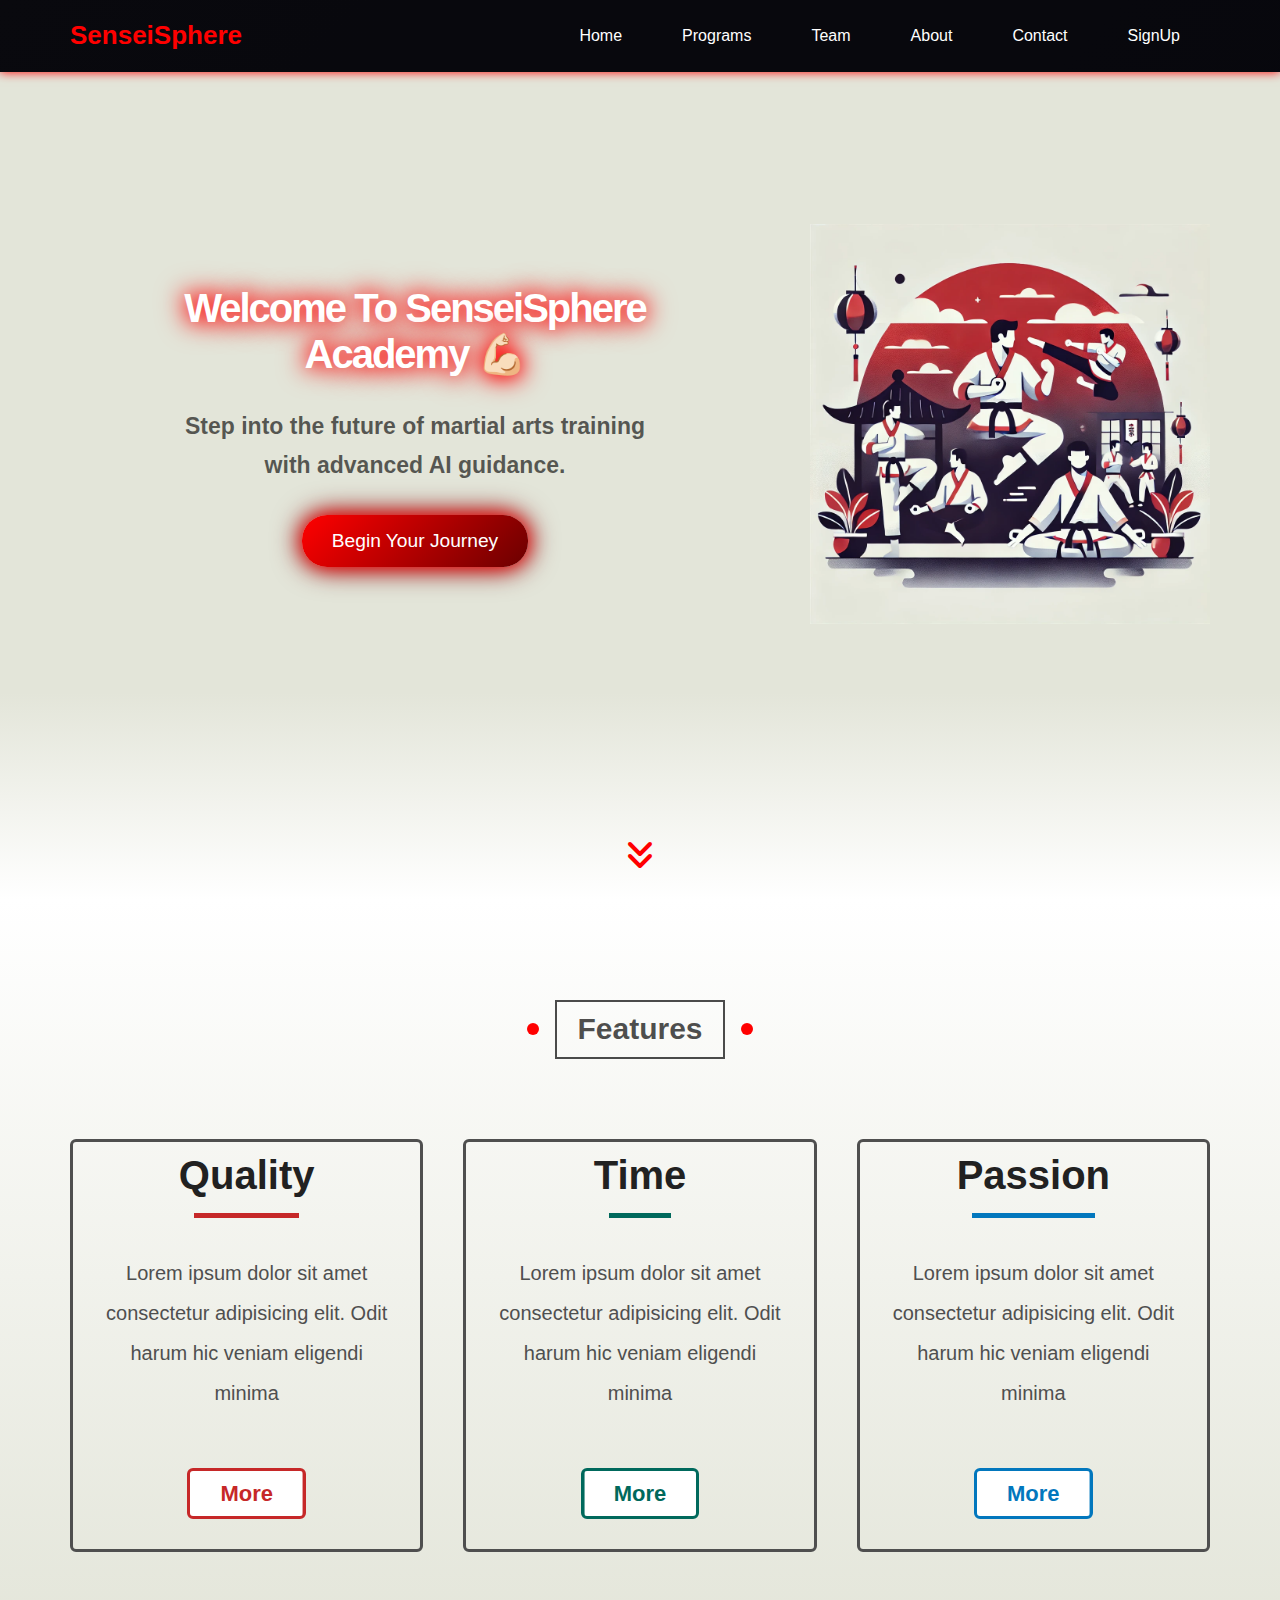
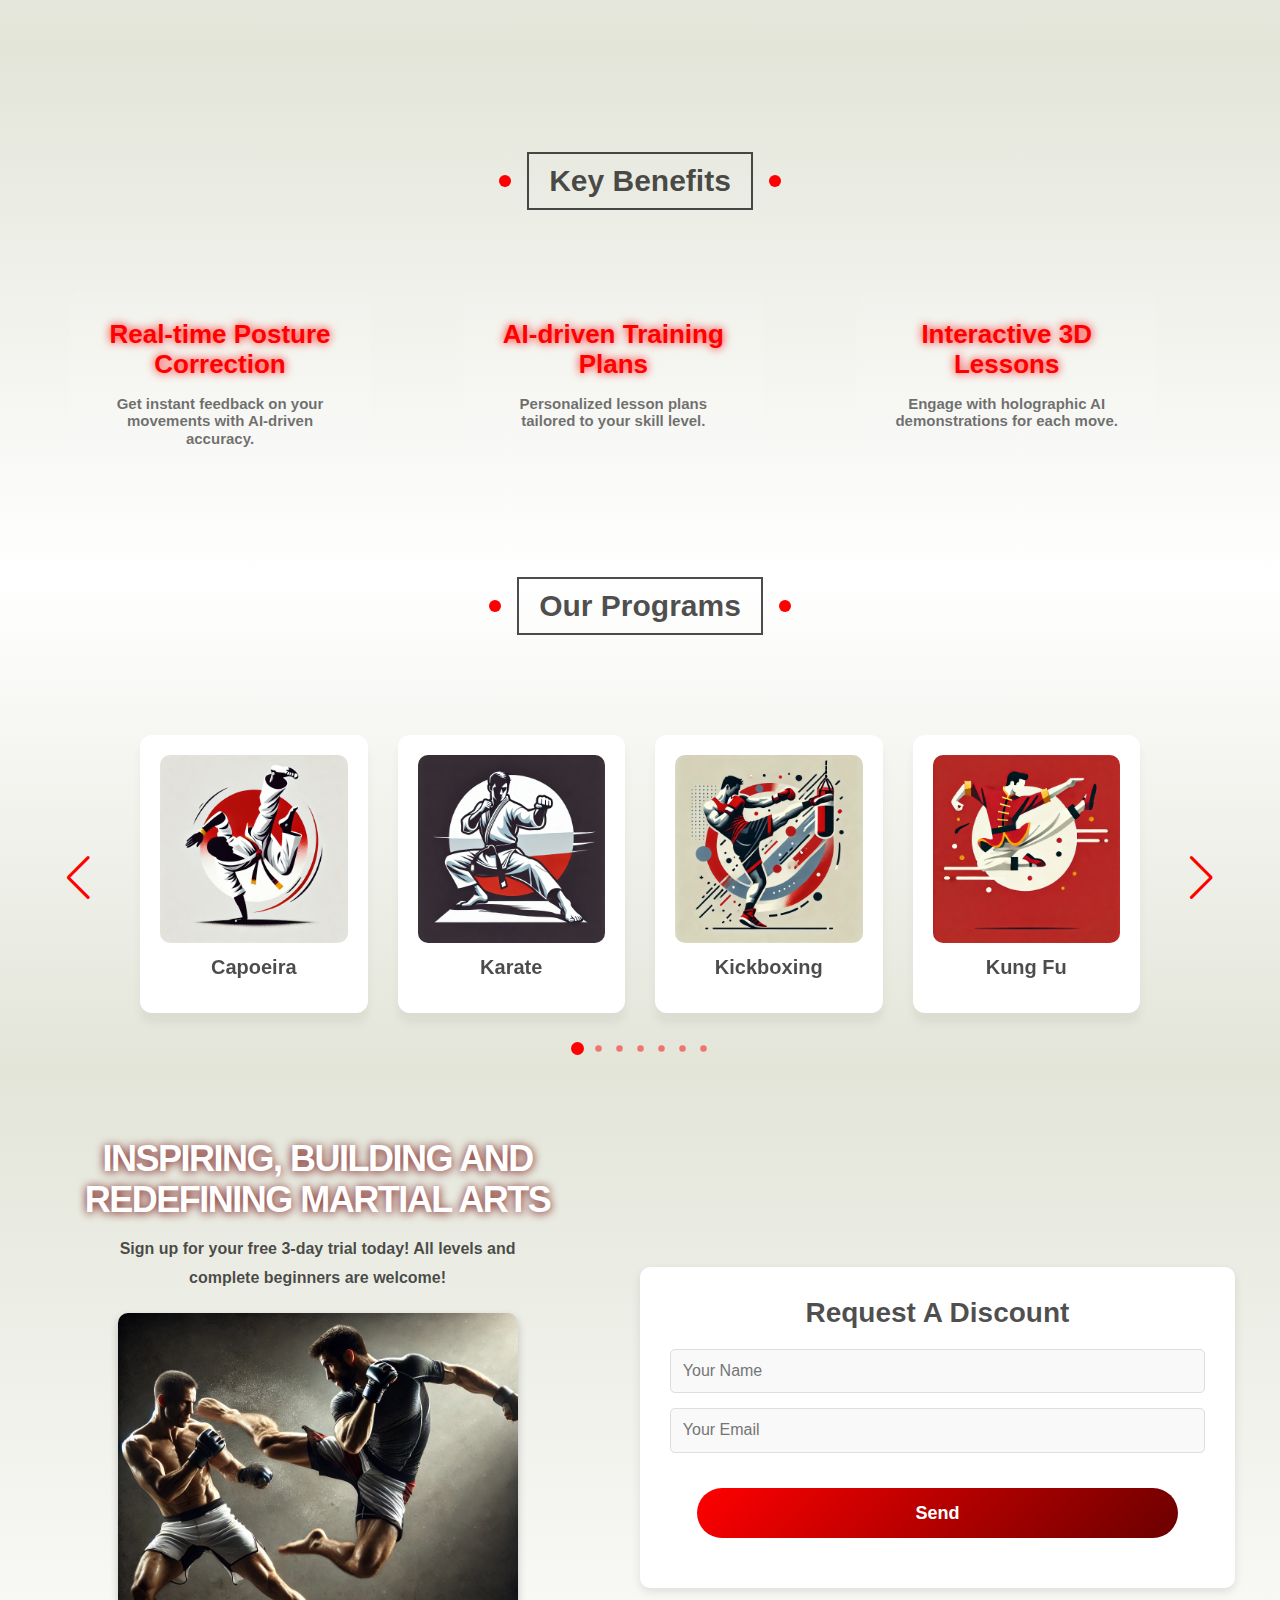
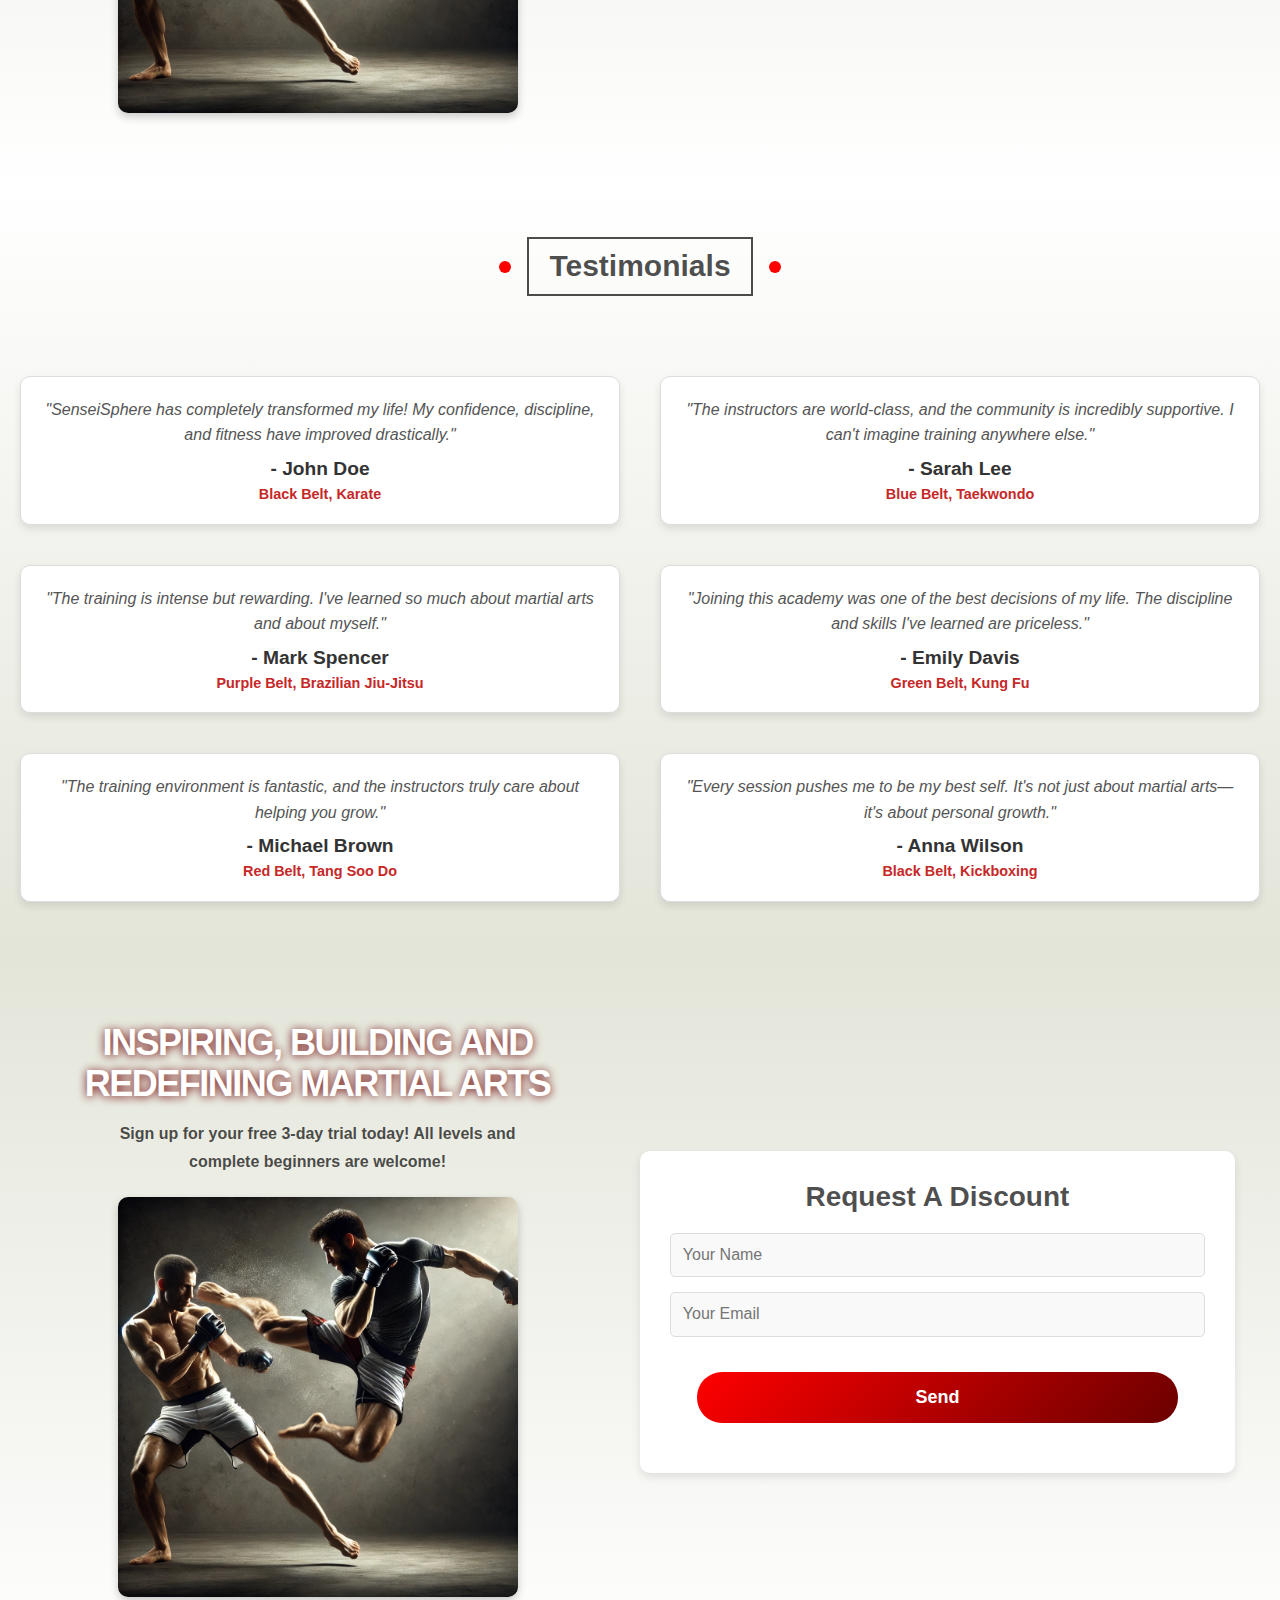
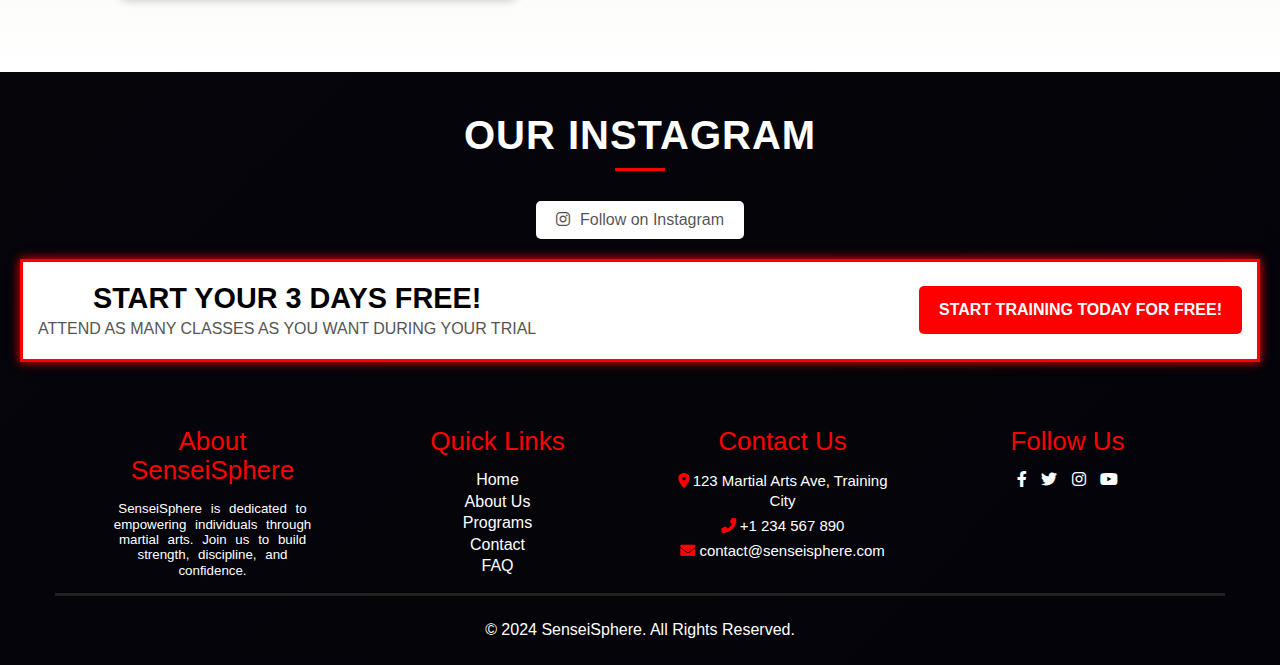
<file: frontEnd/frontEnd/templates/index.html>
<!DOCTYPE html>
<html lang="en">
<head>
    <meta charset="UTF-8">
    <meta name="viewport" content="width=device-width, initial-scale=1.0">
    <!-- Normalize -->
    <link rel="stylesheet" href="../CSS/normalize.css">
    <!-- Font Awesome -->
    <link href="https://cdnjs.cloudflare.com/ajax/libs/font-awesome/6.0.0-beta3/css/all.min.css" rel="stylesheet">
    <link rel="stylesheet" href="https://cdn.jsdelivr.net/npm/swiper@11/swiper-bundle.min.css"/>
    <title>AI Karate Instructor</title>
    <link rel="stylesheet" href="../CSS/styles.css">
</head>
<body>
    <!-- Start Header -->
    <header>
        <div class="container">
            <a href="index.html" class="logo">SenseiSphere</a>
            <ul class="main-nav" id="main-nav">
                <li><a href="index.html">Home</a></li>
                <li><a href="programs.html">Programs</a></li>
                <li><a href="team.html">Team</a></li>
                <li><a href="about.html">About</a></li>
                <li><a href="contact.html">Contact</a></li>
                <li><a href="SignUp.html">SignUp</a></li>
            </ul>
        </div>
    </header>
    <!-- End Header -->

    <!-- Start Landing -->
    <section class="landing">
        <div class="container">
            <div class="text">
                <h1>Welcome to SenseiSphere academy 💪🏻</h1>
                <p>Step into the future of martial arts training with advanced AI guidance.</p>
                <a href="SignUp.html" class="btn-glow">Begin Your Journey</a>
            </div>
            <div class="image">
                <img src="../images/image.png" alt="">
            </div>
        </div>
        <a href="#features" class="go-down">
            <i class="fas fa-angle-double-down fa-2x"></i>
        </a>
    </section>
    <!-- End Landing -->

    <!-- Start Features -->
    <section class="features" id="features">
        <h2 class="main-title">Features</h2>
        <div class="container">
            <div class="box quality">
                <h2>Quality</h2>
                <p>Lorem ipsum dolor sit amet consectetur adipisicing elit. Odit harum hic veniam eligendi minima</p>
                <a href="#">More</a>
            </div>
            <div class="box time">
                <h2>Time</h2>
                <p>Lorem ipsum dolor sit amet consectetur adipisicing elit. Odit harum hic veniam eligendi minima</p>
                <a href="#">More</a>
            </div>
            <div class="box passion">
                <h2>Passion</h2>
                <p>Lorem ipsum dolor sit amet consectetur adipisicing elit. Odit harum hic veniam eligendi minima</p>
                <a href="#">More</a>
            </div>
        </div>
    </section>
    <!-- End Features -->
    
    <!-- Start Key Benefits -->
    <section class="key-benefits">
        <h2 class="main-title">Key Benefits</h2>
        <div class="container">
            <div class="feature-card">
                <h2>Real-time Posture Correction</h2>
                <p>Get instant feedback on your movements with AI-driven accuracy.</p>
            </div>
            <div class="feature-card">
                <h2>AI-driven Training Plans</h2>
                <p>Personalized lesson plans tailored to your skill level.</p>
            </div>
            <div class="feature-card">
                <h2>Interactive 3D Lessons</h2>
                <p>Engage with holographic AI demonstrations for each move.</p>
            </div>
        </div>
    </section>
    <!-- End Key Benefits -->
    
    <!-- Start Our Programs -->
    <section class="programs">
        <h2 class="main-title">Our Programs</h2>
        <div class="container swiper">
            <div class="card-wrapper">
                <ul class="card-list swiper-wrapper">
                    <li class="card-item swiper-slide">
                    <a href="" class="card-link">
                        <img src="../images/Capoeira.png" alt="" class="card-image">
                        <h1 class="card-title">Capoeira</h1>
                    </a>
                    </li>
                    <li class="card-item swiper-slide">
                    <a href="" class="card-link">
                        <img src="../images/Karate.png" alt="" class="card-image">
                        <h1 class="card-title">Karate</h1>
                    </a>
                    </li>
                    <li class="card-item swiper-slide">
                    <a href="" class="card-link">
                        <img src="../images/Kickboxing.png" alt="" class="card-image">
                        <h1 class="card-title">Kickboxing</h1>
                    </a>
                    </li>
                    <li class="card-item swiper-slide">
                    <a href="" class="card-link">
                        <img src="../images/Kung Fu.png" alt="" class="card-image">
                        <h1 class="card-title">Kung Fu</h1>
                    </a>
                    </li>
                    <li class="card-item swiper-slide">
                    <a href="" class="card-link">
                        <img src="../images/Kyokushin Karate.png" alt="" class="card-image">
                        <h1 class="card-title">Kyokushin Karate</h1>
                    </a>
                    </li>
                    <li class="card-item swiper-slide">
                        <a href="" class="card-link">
                            <img src="../images/Taekwondo .png" alt="" class="card-image">
                            <h1 class="card-title">Taekwondo</h1>
                        </a>
                    </li>
                    <li class="card-item swiper-slide">
                        <a href="" class="card-link">
                            <img src="../images/Tang Soo Do.png" alt="" class="card-image">
                            <h1 class="card-title">Tang Soo Do</h1>
                        </a>
                    </li>
                </ul>
                <div class="swiper-pagination"></div>
                <div class="swiper-slide-button swiper-button-prev"></div>
                <div class="swiper-slide-button swiper-button-next"></div>
                </div>
            </div>
    </section>
    <!-- End Our Programs -->

    <!-- Start Subscription -->
    <section class="subscribe">
        <div class="image">
            <div class="content">
                <h2>INSPIRING, BUILDING AND REDEFINING MARTIAL ARTS</h2>
                <p>Sign up for your free 3-day trial today!
                    All levels and complete beginners are welcome!</p>
                <img src="../images/subscribe.png" alt="">
            </div>
        </div>
        <div class="form">
            <div class="content">
                <h2>Request A Discount</h2>
                <form action="">
                    <input class="input" type="text" placeholder="Your Name" name="name">
                    <input class="input" type="email" placeholder="Your Email" name="email">
                    <input type="submit" value="Send">
                </form>
            </div>
        </div>
    </section>
    <!-- End subscription -->

    <!-- Start Testimonials -->
    <section class="testimonials">
        <h2 class="main-title">Testimonials</h2>
        <div class="testimonials-grid">
            <div class="testimonial">
                <p>"SenseiSphere has completely transformed my life! My confidence, discipline, and fitness have improved drastically."</p>
                <h4>- John Doe</h4>
                <span class="belt-level">Black Belt, Karate</span>
            </div>
            <div class="testimonial">
                <p>"The instructors are world-class, and the community is incredibly supportive. I can't imagine training anywhere else."</p>
                <h4>- Sarah Lee</h4>
                <span class="belt-level">Blue Belt, Taekwondo</span>
            </div>
            <div class="testimonial">
                <p>"The training is intense but rewarding. I've learned so much about martial arts and about myself."</p>
                <h4>- Mark Spencer</h4>
                <span class="belt-level">Purple Belt, Brazilian Jiu-Jitsu</span>
            </div>
            <div class="testimonial">
                <p>"Joining this academy was one of the best decisions of my life. The discipline and skills I've learned are priceless."</p>
                <h4>- Emily Davis</h4>
                <span class="belt-level">Green Belt, Kung Fu</span>
            </div>
            <div class="testimonial">
                <p>"The training environment is fantastic, and the instructors truly care about helping you grow."</p>
                <h4>- Michael Brown</h4>
                <span class="belt-level">Red Belt, Tang Soo Do</span>
            </div>
            <div class="testimonial">
                <p>"Every session pushes me to be my best self. It's not just about martial arts—it's about personal growth."</p>
                <h4>- Anna Wilson</h4>
                <span class="belt-level">Black Belt, Kickboxing</span>
            </div>
        </div>
    </section>
    <!-- End Testimonials -->
    
    <!-- Start Subscription -->
    <section class="subscribe sub1">
        <div class="image">
            <div class="content">
                <h2>INSPIRING, BUILDING AND REDEFINING MARTIAL ARTS</h2>
                <p>Sign up for your free 3-day trial today!
                    All levels and complete beginners are welcome!</p>
                <img src="../images/subscribe.png" alt="">
            </div>
        </div>
        <div class="form">
            <div class="content">
                <h2>Request A Discount</h2>
                <form action="">
                    <input class="input" type="text" placeholder="Your Name" name="name">
                    <input class="input" type="email" placeholder="Your Email" name="email">
                    <input type="submit" value="Send">
                </form>
            </div>
        </div>
    </section>
    <!-- End subscription -->
    
    <!-- Start Instagram -->
    <section class="instagram-section">
        <div class="instagram-header">
            <h2>OUR INSTAGRAM</h2>
            <hr />
            <button class="instagram-button"><i class="fa-brands fa-instagram"></i>Follow on Instagram</button>
        </div>
        <div class="trial-offer">
            <div class="trial-text">
                <h3>START YOUR 3 DAYS FREE!</h3>
                <p>ATTEND AS MANY CLASSES AS YOU WANT DURING YOUR TRIAL</p>
            </div>
            <button class="trial-button">
                START TRAINING TODAY FOR FREE! <span>&gt;</span>
            </button>
        </div>
    </section>
    <!-- End Instagram -->

    <!-- Start Footer -->
    <footer>
        <div class="container">
            <div class="footer-about">
                <h3>About SenseiSphere</h3>
                <p>
                SenseiSphere is dedicated to empowering individuals through martial arts. Join us to build strength, discipline, and confidence.
                </p>
            </div>
        
            <div class="footer-links">
                <h3>Quick Links</h3>
                <ul>
                <li><a href="#home">Home</a></li>
                <li><a href="#about">About Us</a></li>
                <li><a href="#programs">Programs</a></li>
                <li><a href="#contact">Contact</a></li>
                <li><a href="#faq">FAQ</a></li>
                </ul>
            </div>
        
            <div class="footer-contact">
                <h3>Contact Us</h3>
                <p><i class="fas fa-map-marker-alt"></i> 123 Martial Arts Ave, Training City</p>
                <p><i class="fas fa-phone-alt"></i> +1 234 567 890</p>
                <p><i class="fas fa-envelope"></i> contact@senseisphere.com</p>
            </div>
        
            <div class="footer-social">
                <h3>Follow Us</h3>
                <div class="social-icons">
                <a href="#"><i class="fab fa-facebook-f"></i></a>
                <a href="#"><i class="fab fa-twitter"></i></a>
                <a href="#"><i class="fab fa-instagram"></i></a>
                <a href="#"><i class="fab fa-youtube"></i></a>
                </div>
            </div>
            </div>
            <div class="footer-bottom">
            <p>&copy; 2024 SenseiSphere. All Rights Reserved.</p>
        </div>
    </footer>
    <script src="https://cdn.jsdelivr.net/npm/swiper@11/swiper-bundle.min.js"></script>
    <script src="../JS/script.js"></script>
</body>
</html>
</file>
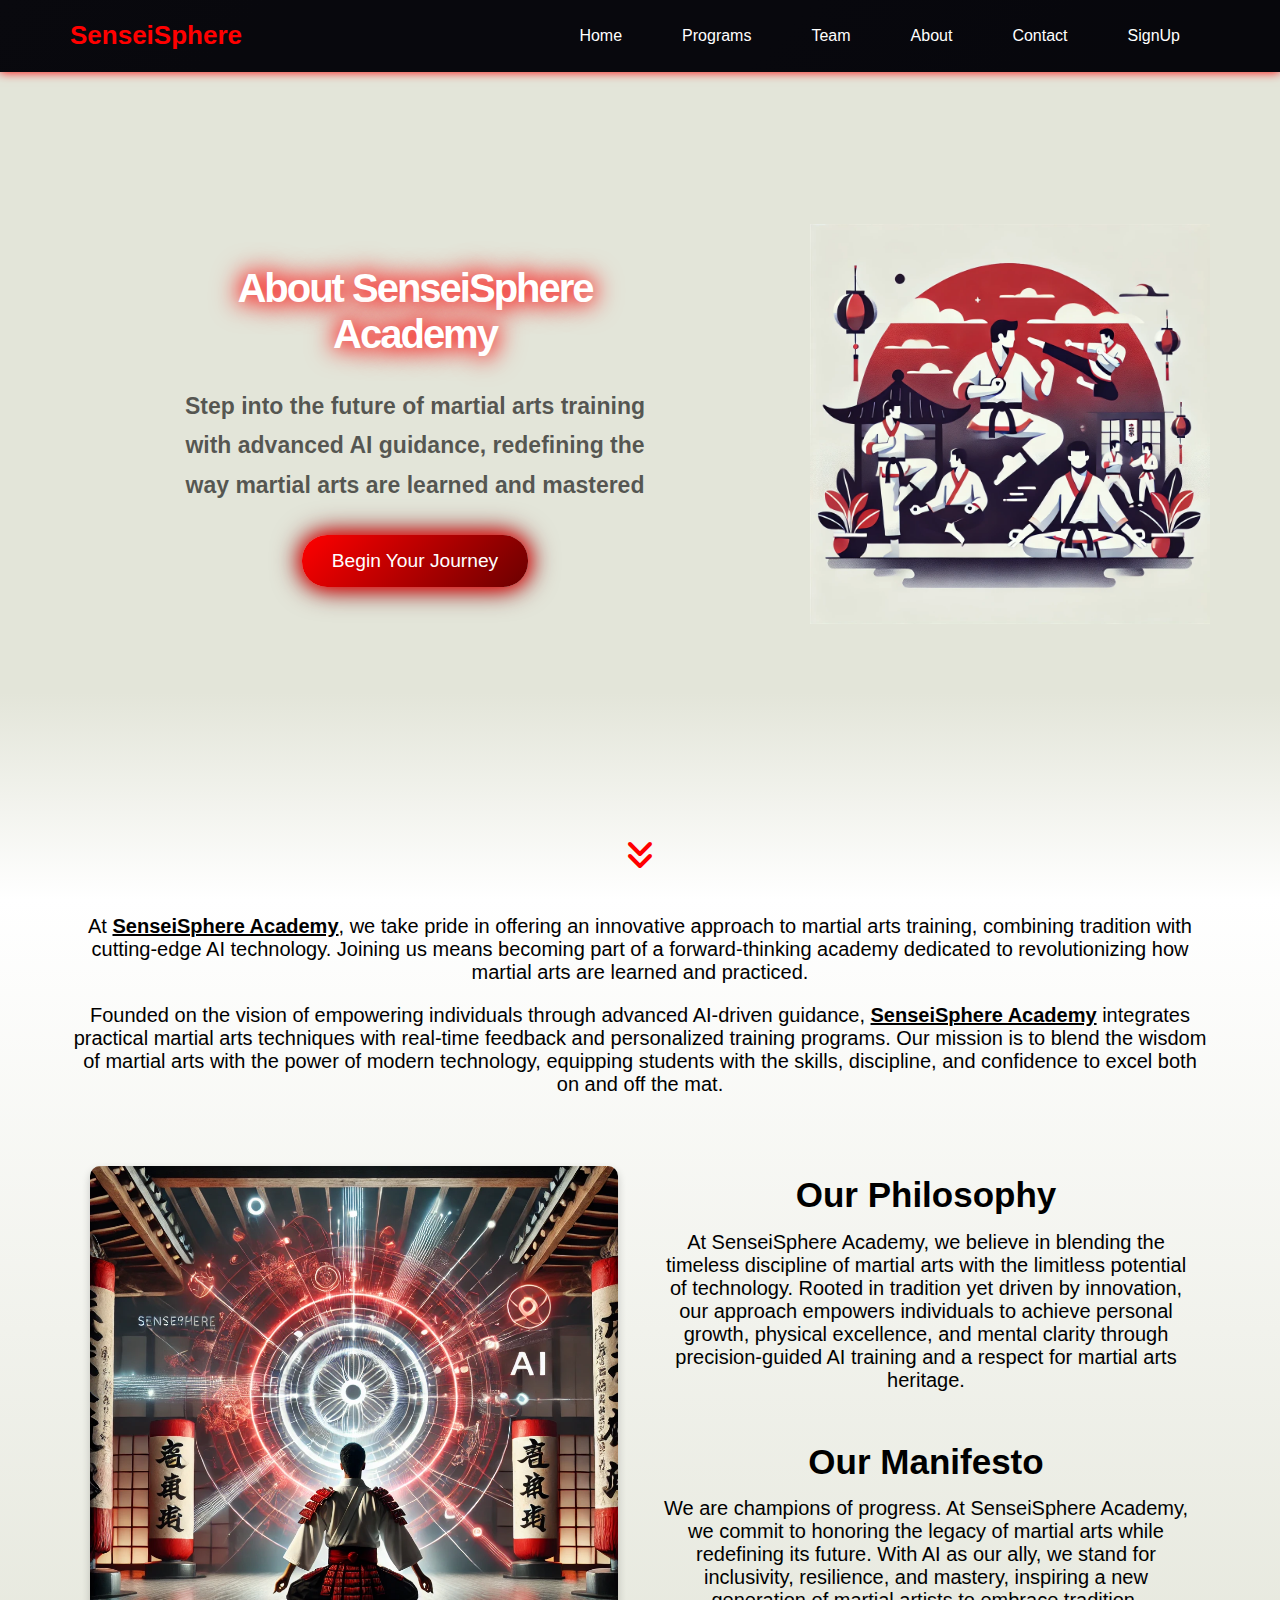
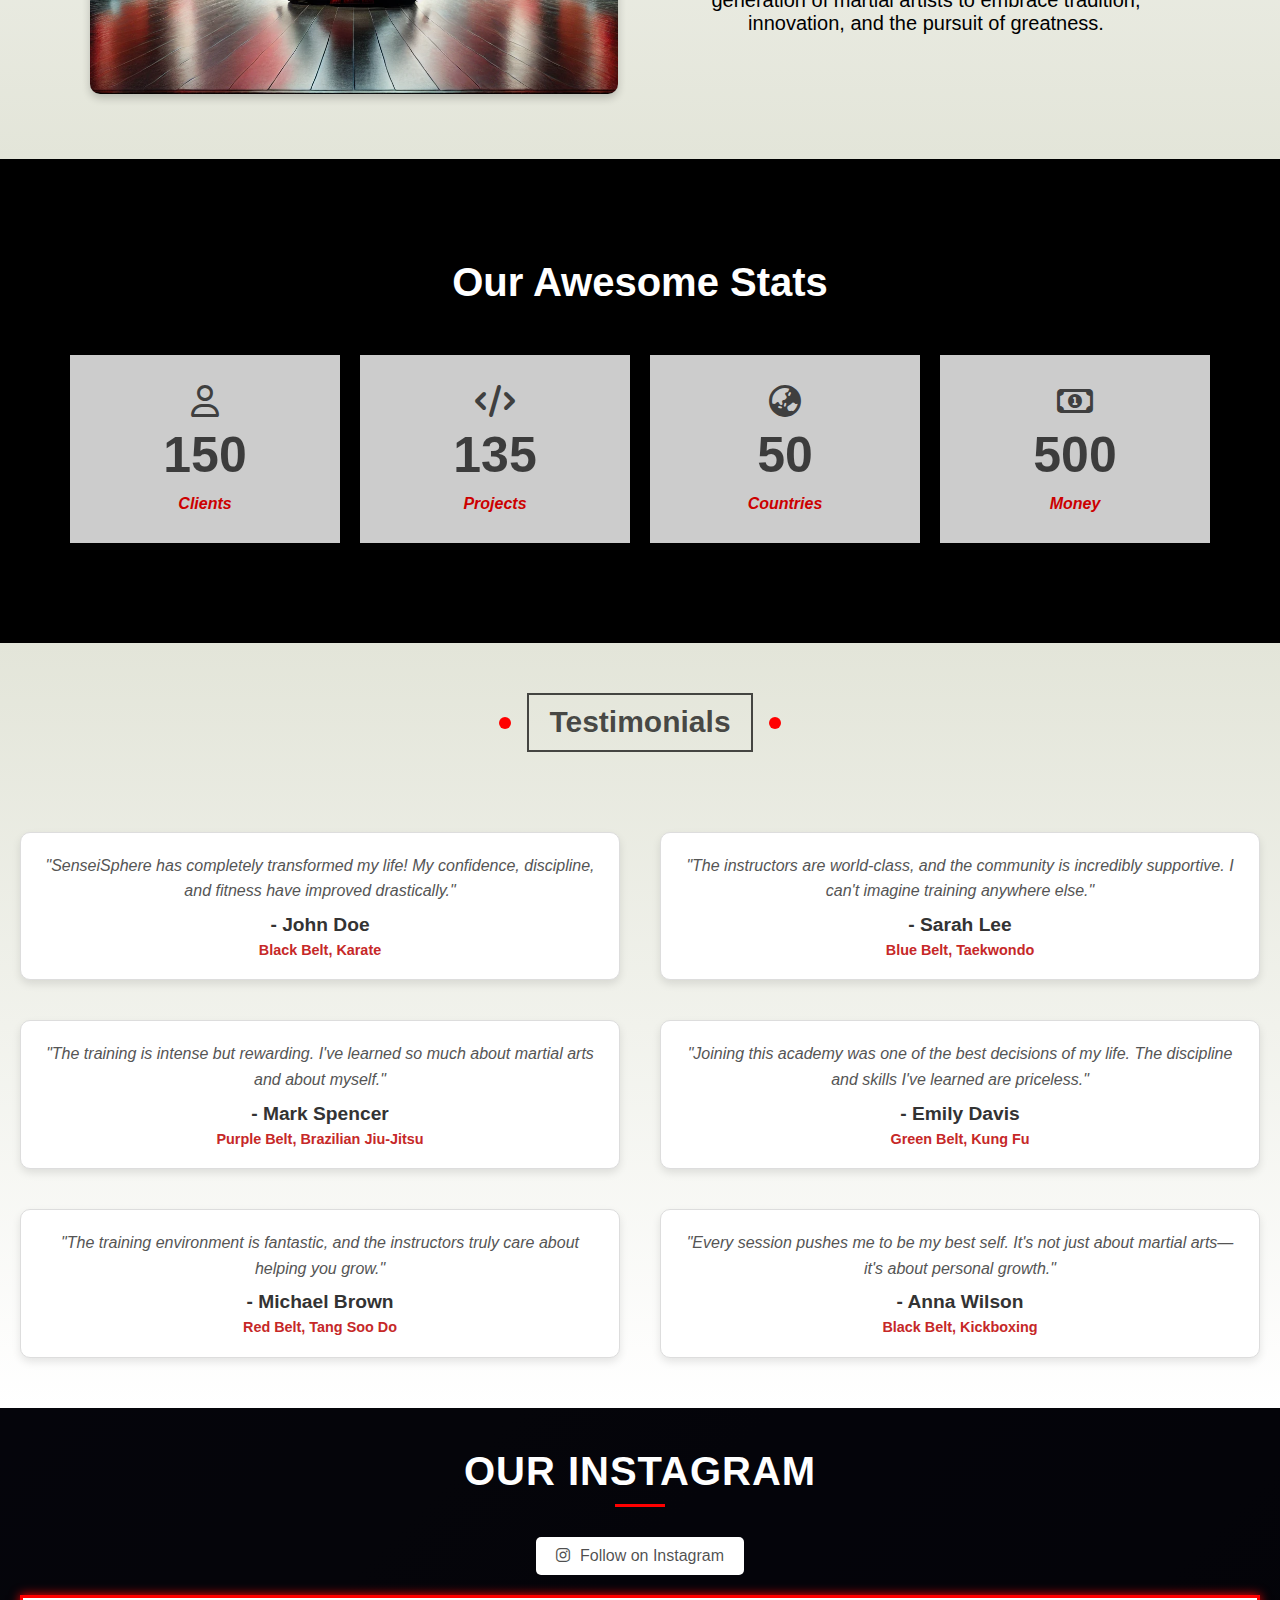
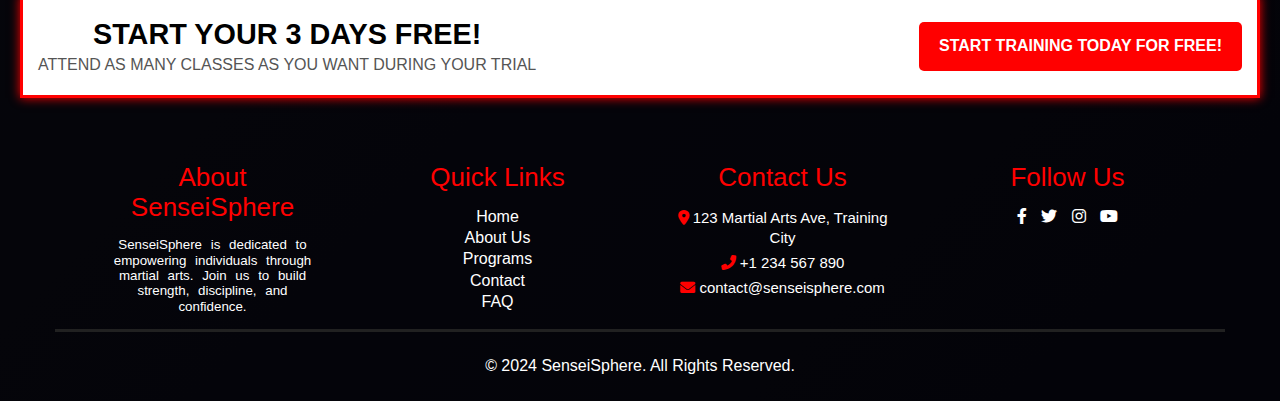
<file: frontEnd/frontEnd/templates/about.html>
<!DOCTYPE html>
<html lang="en">
<head>
    <meta charset="UTF-8">
    <meta name="viewport" content="width=device-width, initial-scale=1.0">
    <!-- Normalize -->
    <link rel="stylesheet" href="../CSS/normalize.css">
    <!-- Font Awesome -->
    <link href="https://cdnjs.cloudflare.com/ajax/libs/font-awesome/6.0.0-beta3/css/all.min.css" rel="stylesheet">
    <title>About Us</title>
    <link rel="stylesheet" href="../CSS/styles.css">
    <link rel="stylesheet" href="../CSS/about.css">
</head>
<body>
    <!-- Start Header -->
    <header>
        <div class="container">
            <a href="index.html" class="logo">SenseiSphere</a>
            <ul class="main-nav" id="main-nav">
                <li><a href="index.html">Home</a></li>
                <li><a href="programs.html">Programs</a></li>
                <li><a href="team.html">Team</a></li>
                <li><a href="about.html">About</a></li>
                <li><a href="contact.html">Contact</a></li>
                <li><a href="SignUp.html">SignUp</a></li>
            </ul>
        </div>
    </header>
    <!-- End Header -->

    <!-- Start Landing -->
    <section class="landing">
        <div class="container">
            <div class="text">
                <h1>About SenseiSphere academy</h1>
                <p>Step into the future of martial arts training with advanced AI guidance, redefining the way martial arts are learned and mastered</p>
                <a href="presentation" class="btn-glow">Begin Your Journey</a>
            </div>
            <div class="image">
                <img src="../images/image.png" alt="">
            </div>
        </div>
        <a href="#presentation" class="go-down">
            <i class="fas fa-angle-double-down fa-2x"></i>
        </a>
    </section>
    <!-- End Landing -->

    <!-- Start Presentation -->
    <section class="presentation" id="presentation">
        <div class="container">
            <div class="paras">
                <p class="one">At <strong>SenseiSphere Academy</strong>, we take pride in offering an innovative approach to martial arts training, 
                    combining tradition with cutting-edge AI technology. Joining us means becoming part of a forward-thinking academy 
                    dedicated to revolutionizing how martial arts are learned and practiced.</p>

                <p class="two">Founded on the vision of empowering individuals through advanced AI-driven guidance, <strong>SenseiSphere Academy</strong> 
                    integrates practical martial arts techniques with real-time feedback and personalized training programs. Our mission 
                    is to blend the wisdom of martial arts with the power of modern technology, equipping students with the skills, discipline, 
                    and confidence to excel both on and off the mat.</p>
            </div>
            <div class="philosophy">
                <img src="../images/philosophy.png" alt="">
                <div class="text">
                    <div class="philo">
                        <h3>Our Philosophy</h3>
                        <p>At SenseiSphere Academy, we believe in blending the timeless discipline of martial arts with the limitless potential of technology. 
                            Rooted in tradition yet driven by innovation, our approach empowers individuals to achieve personal growth, physical excellence, 
                            and mental clarity through precision-guided AI training and a respect for martial arts heritage.</p>
                    </div>
                    <div class="manifesto">
                        <h3>Our Manifesto</h3>
                        <p>We are champions of progress. At SenseiSphere Academy, we commit to honoring the legacy of martial arts while redefining its future. 
                            With AI as our ally, we stand for inclusivity, resilience, and mastery, inspiring a new generation of martial artists to embrace tradition, 
                            innovation, and the pursuit of greatness.</p>
                    </div>
                </div>
            </div>
        </div>
    </section>
    <!-- End Presentation -->

    <!-- Start Stats -->
    <section class="stats" id="stats">
        <h2>Our Awesome Stats</h2>
        <div class="container">
            <div class="box">
                <i class="far fa-user fa-2x fa-fw"></i>
                <span class="number" data-goal="150">150</span>
                <span class="text">Clients</span>
            </div>
            <div class="box">
                <i class="fas fa-code fa-2x fa-fw"></i>
                <span class="number" data-goal="135">135</span>
                <span class="text">Projects</span>
            </div>
            <div class="box">
                <i class="fas fa-globe-asia fa-2x fa-fw"></i>
                <span class="number" data-goal="50">50</span>
                <span class="text">Countries</span>
            </div>
            <div class="box">
                <i class="far fa-money-bill-alt fa-2x fa-fw"></i>
                <span class="number" data-goal="500">500</span>
                <span class="text">Money</span>
            </div>
        </div>
    </section>
    <!-- End Stats -->

    <!-- Start Testimonials -->
    <section class="testimonials">
        <h2 class="main-title">Testimonials</h2>
        <div class="testimonials-grid">
            <div class="testimonial">
                <p>"SenseiSphere has completely transformed my life! My confidence, discipline, and fitness have improved drastically."</p>
                <h4>- John Doe</h4>
                <span class="belt-level">Black Belt, Karate</span>
            </div>
            <div class="testimonial">
                <p>"The instructors are world-class, and the community is incredibly supportive. I can't imagine training anywhere else."</p>
                <h4>- Sarah Lee</h4>
                <span class="belt-level">Blue Belt, Taekwondo</span>
            </div>
            <div class="testimonial">
                <p>"The training is intense but rewarding. I've learned so much about martial arts and about myself."</p>
                <h4>- Mark Spencer</h4>
                <span class="belt-level">Purple Belt, Brazilian Jiu-Jitsu</span>
            </div>
            <div class="testimonial">
                <p>"Joining this academy was one of the best decisions of my life. The discipline and skills I've learned are priceless."</p>
                <h4>- Emily Davis</h4>
                <span class="belt-level">Green Belt, Kung Fu</span>
            </div>
            <div class="testimonial">
                <p>"The training environment is fantastic, and the instructors truly care about helping you grow."</p>
                <h4>- Michael Brown</h4>
                <span class="belt-level">Red Belt, Tang Soo Do</span>
            </div>
            <div class="testimonial">
                <p>"Every session pushes me to be my best self. It's not just about martial arts—it's about personal growth."</p>
                <h4>- Anna Wilson</h4>
                <span class="belt-level">Black Belt, Kickboxing</span>
            </div>
        </div>
    </section>
    <!-- End Testimonials -->

    <!-- Start Instagram -->
    <section class="instagram-section">
        <div class="instagram-header">
            <h2>OUR INSTAGRAM</h2>
            <hr />
            <button class="instagram-button"><i class="fa-brands fa-instagram"></i>Follow on Instagram</button>
        </div>
        <div class="trial-offer">
            <div class="trial-text">
                <h3>START YOUR 3 DAYS FREE!</h3>
                <p>ATTEND AS MANY CLASSES AS YOU WANT DURING YOUR TRIAL</p>
            </div>
            <button class="trial-button">
                START TRAINING TODAY FOR FREE! <span>&gt;</span>
            </button>
        </div>
    </section>
    <!-- End Instagram -->

    <!-- Start Footer -->
    <footer>
        <div class="container">
            <div class="footer-about">
                <h3>About SenseiSphere</h3>
                <p>
                SenseiSphere is dedicated to empowering individuals through martial arts. Join us to build strength, discipline, and confidence.
                </p>
            </div>
        
            <div class="footer-links">
                <h3>Quick Links</h3>
                <ul>
                <li><a href="#home">Home</a></li>
                <li><a href="#about">About Us</a></li>
                <li><a href="#programs">Programs</a></li>
                <li><a href="#contact">Contact</a></li>
                <li><a href="#faq">FAQ</a></li>
                </ul>
            </div>
        
            <div class="footer-contact">
                <h3>Contact Us</h3>
                <p><i class="fas fa-map-marker-alt"></i> 123 Martial Arts Ave, Training City</p>
                <p><i class="fas fa-phone-alt"></i> +1 234 567 890</p>
                <p><i class="fas fa-envelope"></i> contact@senseisphere.com</p>
            </div>
        
            <div class="footer-social">
                <h3>Follow Us</h3>
                <div class="social-icons">
                <a href="#"><i class="fab fa-facebook-f"></i></a>
                <a href="#"><i class="fab fa-twitter"></i></a>
                <a href="#"><i class="fab fa-instagram"></i></a>
                <a href="#"><i class="fab fa-youtube"></i></a>
                </div>
            </div>
            </div>
            <div class="footer-bottom">
            <p>&copy; 2024 SenseiSphere. All Rights Reserved.</p>
        </div>
    </footer>
</body>
</html>
</file>
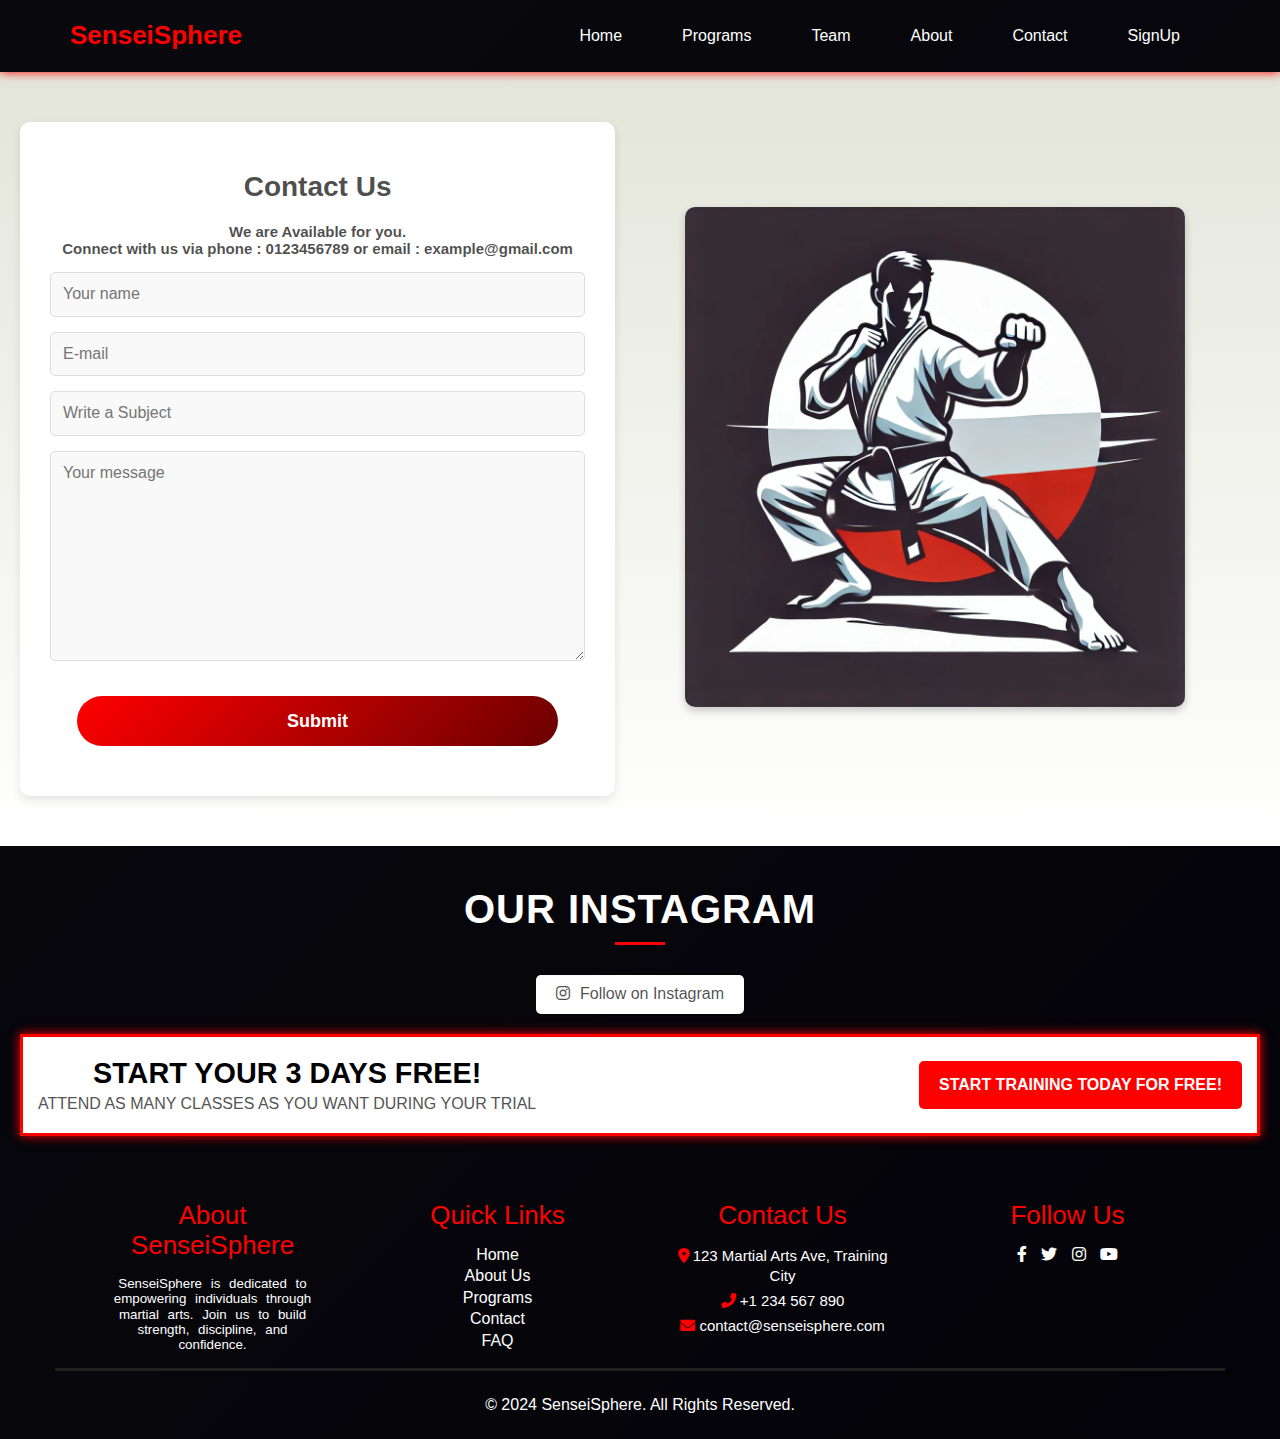
<file: frontEnd/frontEnd/templates/contact.html>
<!DOCTYPE html>
<html lang="en">
<head>
    <meta charset="UTF-8">
    <meta name="viewport" content="width=device-width, initial-scale=1.0">
    <!-- Normalize -->
    <link rel="stylesheet" href="../CSS/normalize.css">
    <!-- Font Awesome -->
    <link href="https://cdnjs.cloudflare.com/ajax/libs/font-awesome/6.0.0-beta3/css/all.min.css" rel="stylesheet">
    <title>About Us</title>
    <link rel="stylesheet" href="../CSS/styles.css">
    <link rel="stylesheet" href="../CSS/contact.css">
</head>
<body>
    <!-- Start Header -->
    <header>
        <div class="container">
            <a href="index.html" class="logo">SenseiSphere</a>
            <ul class="main-nav" id="main-nav">
                <li><a href="index.html">Home</a></li>
                <li><a href="programs.html">Programs</a></li>
                <li><a href="team.html">Team</a></li>
                <li><a href="about.html">About</a></li>
                <li><a href="contact.html">Contact</a></li>
                <li><a href="SignUp.html">SignUp</a></li>
            </ul>
        </div>
    </header>
    <!-- End Header -->
    
    <!-- Start Contact -->
    <section class="contact">
        <div class="contact-form">
            <h1>Contact <span>Us</span></h1>
            <p>We are Available for you.<br/> Connect with us via phone : 0123456789
                or email : example@gmail.com
            </p>
            <form action="">
                <input type="" placeholder="Your name" required>
                <input type="email" name="email" id="" placeholder="E-mail" required>
                <input type="" placeholder="Write a Subject" required>
                <textarea name="" id="" cols="30" rows="10" placeholder="Your message" required></textarea>
                <input type="submit" name="" value="Submit" class="btn">
            </form>
        </div>
        <div class="contact-img">
            <img src="../images/Karate.png" alt=""> 
        </div>
    </section>
    <!-- End Contact -->

    <!-- Start Instagram -->
    <section class="instagram-section">
        <div class="instagram-header">
            <h2>OUR INSTAGRAM</h2>
            <hr />
            <button class="instagram-button"><i class="fa-brands fa-instagram"></i>Follow on Instagram</button>
        </div>
        <div class="trial-offer">
            <div class="trial-text">
                <h3>START YOUR 3 DAYS FREE!</h3>
                <p>ATTEND AS MANY CLASSES AS YOU WANT DURING YOUR TRIAL</p>
            </div>
            <button class="trial-button">
                START TRAINING TODAY FOR FREE! <span>&gt;</span>
            </button>
        </div>
    </section>
    <!-- End Instagram -->

    <!-- Start Footer -->
    <footer>
        <div class="container">
            <div class="footer-about">
                <h3>About SenseiSphere</h3>
                <p>
                SenseiSphere is dedicated to empowering individuals through martial arts. Join us to build strength, discipline, and confidence.
                </p>
            </div>
        
            <div class="footer-links">
                <h3>Quick Links</h3>
                <ul>
                <li><a href="#home">Home</a></li>
                <li><a href="#about">About Us</a></li>
                <li><a href="#programs">Programs</a></li>
                <li><a href="#contact">Contact</a></li>
                <li><a href="#faq">FAQ</a></li>
                </ul>
            </div>
        
            <div class="footer-contact">
                <h3>Contact Us</h3>
                <p><i class="fas fa-map-marker-alt"></i> 123 Martial Arts Ave, Training City</p>
                <p><i class="fas fa-phone-alt"></i> +1 234 567 890</p>
                <p><i class="fas fa-envelope"></i> contact@senseisphere.com</p>
            </div>
        
            <div class="footer-social">
                <h3>Follow Us</h3>
                <div class="social-icons">
                <a href="#"><i class="fab fa-facebook-f"></i></a>
                <a href="#"><i class="fab fa-twitter"></i></a>
                <a href="#"><i class="fab fa-instagram"></i></a>
                <a href="#"><i class="fab fa-youtube"></i></a>
                </div>
            </div>
            </div>
            <div class="footer-bottom">
            <p>&copy; 2024 SenseiSphere. All Rights Reserved.</p>
        </div>
    </footer>
    <!-- End Footer -->
</body>
</html>
</file>
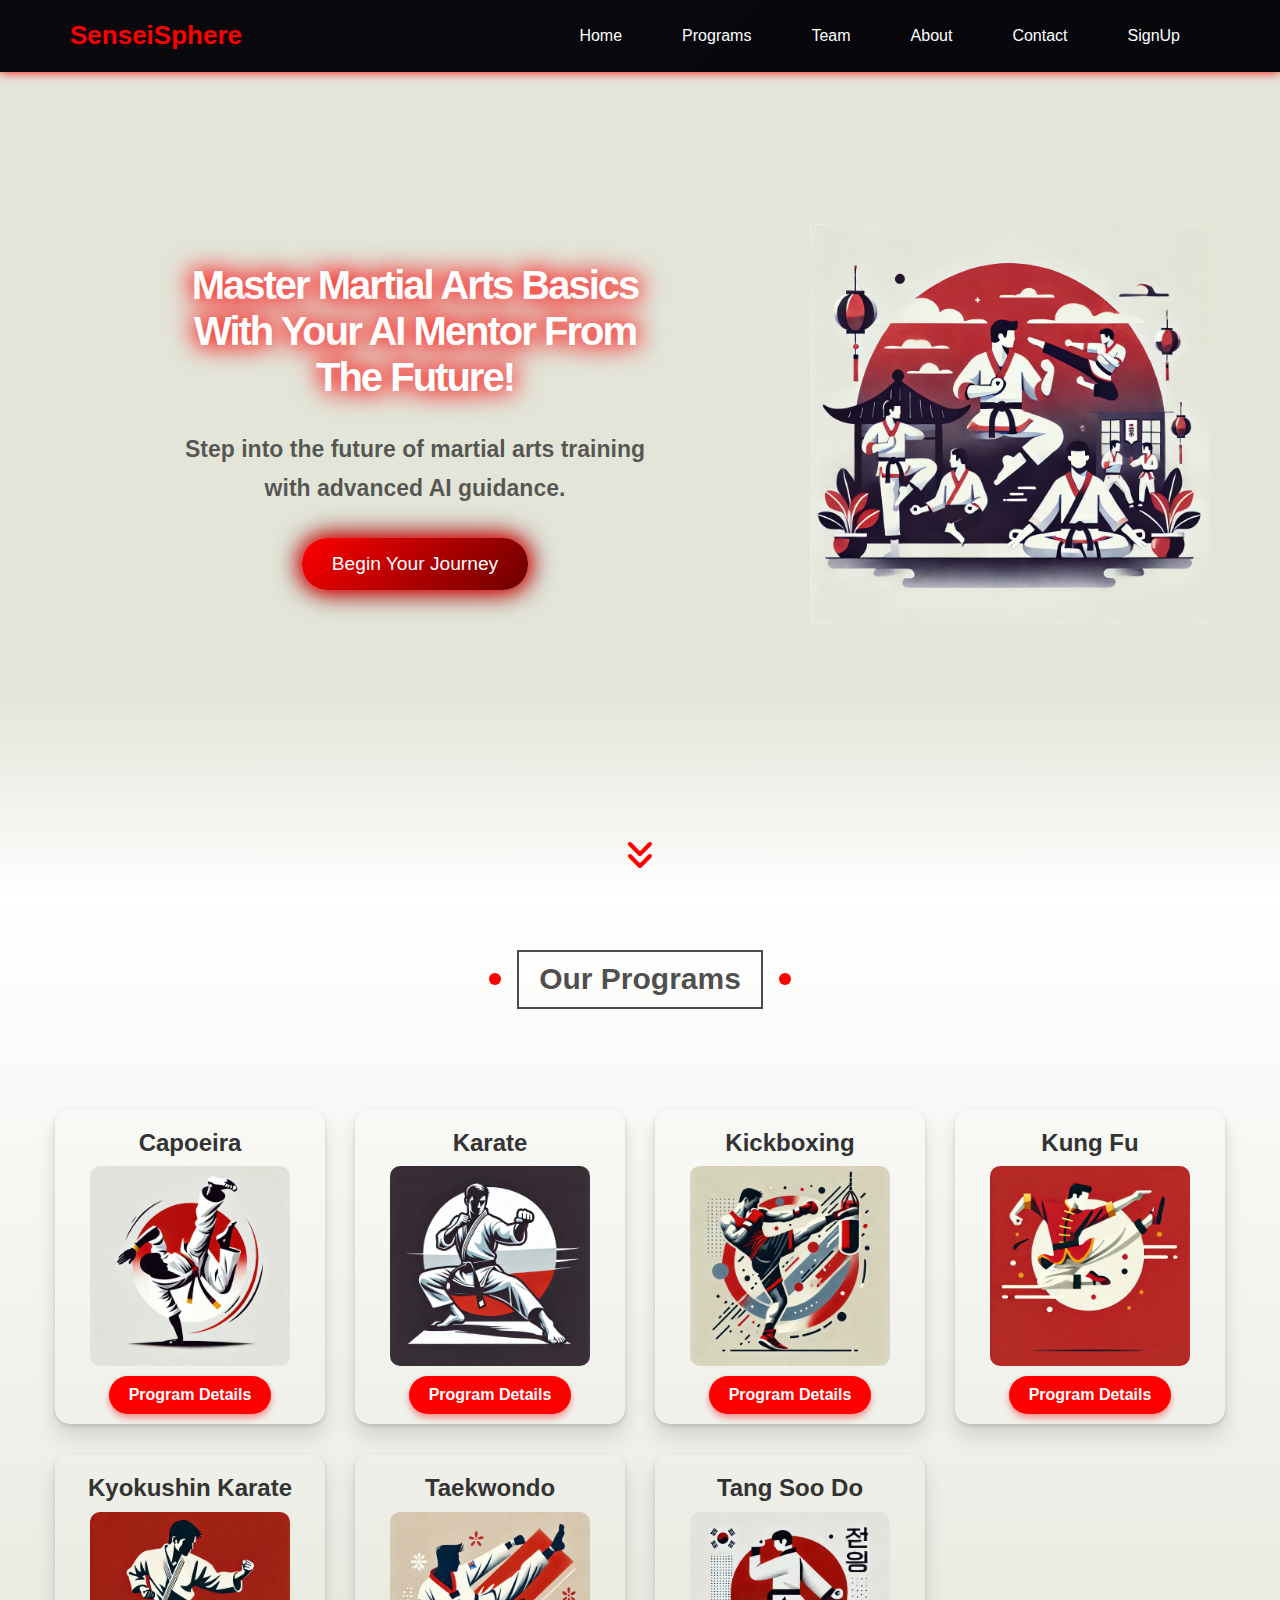
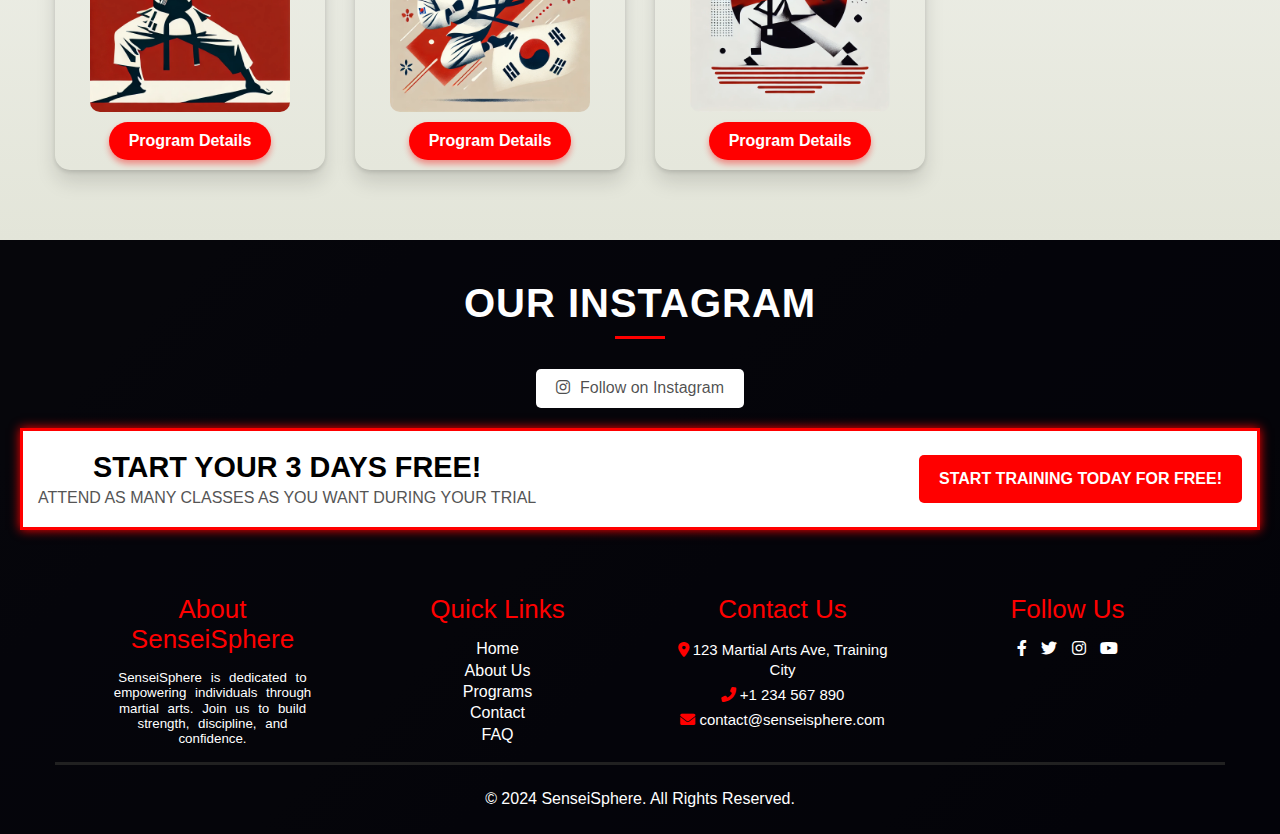
<file: frontEnd/frontEnd/templates/programs.html>
<!DOCTYPE html>
<html lang="en">
<head>
    <meta charset="UTF-8">
    <meta name="viewport" content="width=device-width, initial-scale=1.0">
    <!-- Normalize -->
    <link rel="stylesheet" href="../CSS/normalize.css">
    <!-- Font Awesome -->
    <link href="https://cdnjs.cloudflare.com/ajax/libs/font-awesome/6.0.0-beta3/css/all.min.css" rel="stylesheet">
    <title>Programs</title>
    <link rel="stylesheet" href="../CSS/styles.css">
    <link rel="stylesheet" href="../CSS/programs.css">
</head>
<body>
    <!-- Start Header -->
    <header>
        <div class="container">
            <a href="index.html" class="logo">SenseiSphere</a>
            <ul class="main-nav" id="main-nav">
                <li><a href="index.html">Home</a></li>
                <li><a href="programs.html">Programs</a></li>
                <li><a href="team.html">Team</a></li>
                <li><a href="about.html">About</a></li>
                <li><a href="contact.html">Contact</a></li>
                <li><a href="SignUp.html">SignUp</a></li>
            </ul>
        </div>
    </header>
    <!-- End Header -->

    <!-- Start Landing -->
    <section class="landing">
        <div class="container">
            <div class="text">
                <h1>Master Martial arts Basics with Your AI Mentor from the Future!</h1>
                <p>Step into the future of martial arts training with advanced AI guidance.</p>
                <a href="#" class="btn-glow">Begin Your Journey</a>
            </div>
            <div class="image">
                <img src="../images/image.png" alt="">
            </div>
        </div>
        <a href="#programs" class="go-down">
            <i class="fas fa-angle-double-down fa-2x"></i>
        </a>
    </section>
    <!-- End Landing -->

    <!-- Start Programs -->
    <section class="programs" id="programs">
        <h2 class="main-title">Our Programs</h2>
        <div class="container">
                <div class="program-card">
                    <h3 class="title">Capoeira</h3>
                    <img src="../images/Capoeira.png" alt="">
                    <a href="Capoeira.html">Program Details</a>
                </div>
                <div class="program-card">
                    <h3 class="title">Karate</h3>
                    <img src="../images/Karate.png" alt="">
                    <a href="Karate.html">Program Details</a>
                </div>
                <div class="program-card">
                    <h3 class="title">Kickboxing</h3>
                    <img src="../images/Kickboxing.png" alt="">
                    <a href="Kickboxing.html">Program Details</a>
                </div>
                <div class="program-card">
                    <h3 class="title">Kung Fu</h3>
                    <img src="../images/Kung Fu.png" alt="">
                    <a href="Kung Fu.html">Program Details</a>
                </div>
                <div class="program-card">
                    <h3 class="title">Kyokushin Karate</h3>
                    <img src="../images/Kyokushin Karate.png" alt="">
                    <a href="Kyokushin Karate.html">Program Details</a>
                </div>
                <div class="program-card">
                    <h3 class="title">Taekwondo</h3>
                    <img src="../images/Taekwondo .png" alt="">
                    <a href="Taekwondo.html">Program Details</a>
                </div>
                <div class="program-card">
                    <h3 class="title">Tang Soo Do</h3>
                    <img src="../images/Tang Soo Do.png" alt="">
                    <a href="Tang Soo Do.html">Program Details</a>
                </div>
        </div>
    </section>
    <!-- End Programs -->
    
    <!-- Start Instagram -->
    <section class="instagram-section">
        <div class="instagram-header">
            <h2>OUR INSTAGRAM</h2>
            <hr />
            <button class="instagram-button"><i class="fa-brands fa-instagram"></i>Follow on Instagram</button>
        </div>
        <div class="trial-offer">
            <div class="trial-text">
                <h3>START YOUR 3 DAYS FREE!</h3>
                <p>ATTEND AS MANY CLASSES AS YOU WANT DURING YOUR TRIAL</p>
            </div>
            <button class="trial-button">
                START TRAINING TODAY FOR FREE! <span>&gt;</span>
            </button>
        </div>
    </section>
    <!-- End Instagram -->

    <!-- Start Footer -->
    <footer>
        <div class="container">
            <div class="footer-about">
                <h3>About SenseiSphere</h3>
                <p>
                SenseiSphere is dedicated to empowering individuals through martial arts. Join us to build strength, discipline, and confidence.
                </p>
            </div>
        
            <div class="footer-links">
                <h3>Quick Links</h3>
                <ul>
                <li><a href="#home">Home</a></li>
                <li><a href="#about">About Us</a></li>
                <li><a href="#programs">Programs</a></li>
                <li><a href="#contact">Contact</a></li>
                <li><a href="#faq">FAQ</a></li>
                </ul>
            </div>
        
            <div class="footer-contact">
                <h3>Contact Us</h3>
                <p><i class="fas fa-map-marker-alt"></i> 123 Martial Arts Ave, Training City</p>
                <p><i class="fas fa-phone-alt"></i> +1 234 567 890</p>
                <p><i class="fas fa-envelope"></i> contact@senseisphere.com</p>
            </div>
        
            <div class="footer-social">
                <h3>Follow Us</h3>
                <div class="social-icons">
                <a href="#"><i class="fab fa-facebook-f"></i></a>
                <a href="#"><i class="fab fa-twitter"></i></a>
                <a href="#"><i class="fab fa-instagram"></i></a>
                <a href="#"><i class="fab fa-youtube"></i></a>
                </div>
            </div>
            </div>
            <div class="footer-bottom">
            <p>&copy; 2024 SenseiSphere. All Rights Reserved.</p>
        </div>
    </footer>
    <!-- End Footer -->
</body>
</html>
</file>
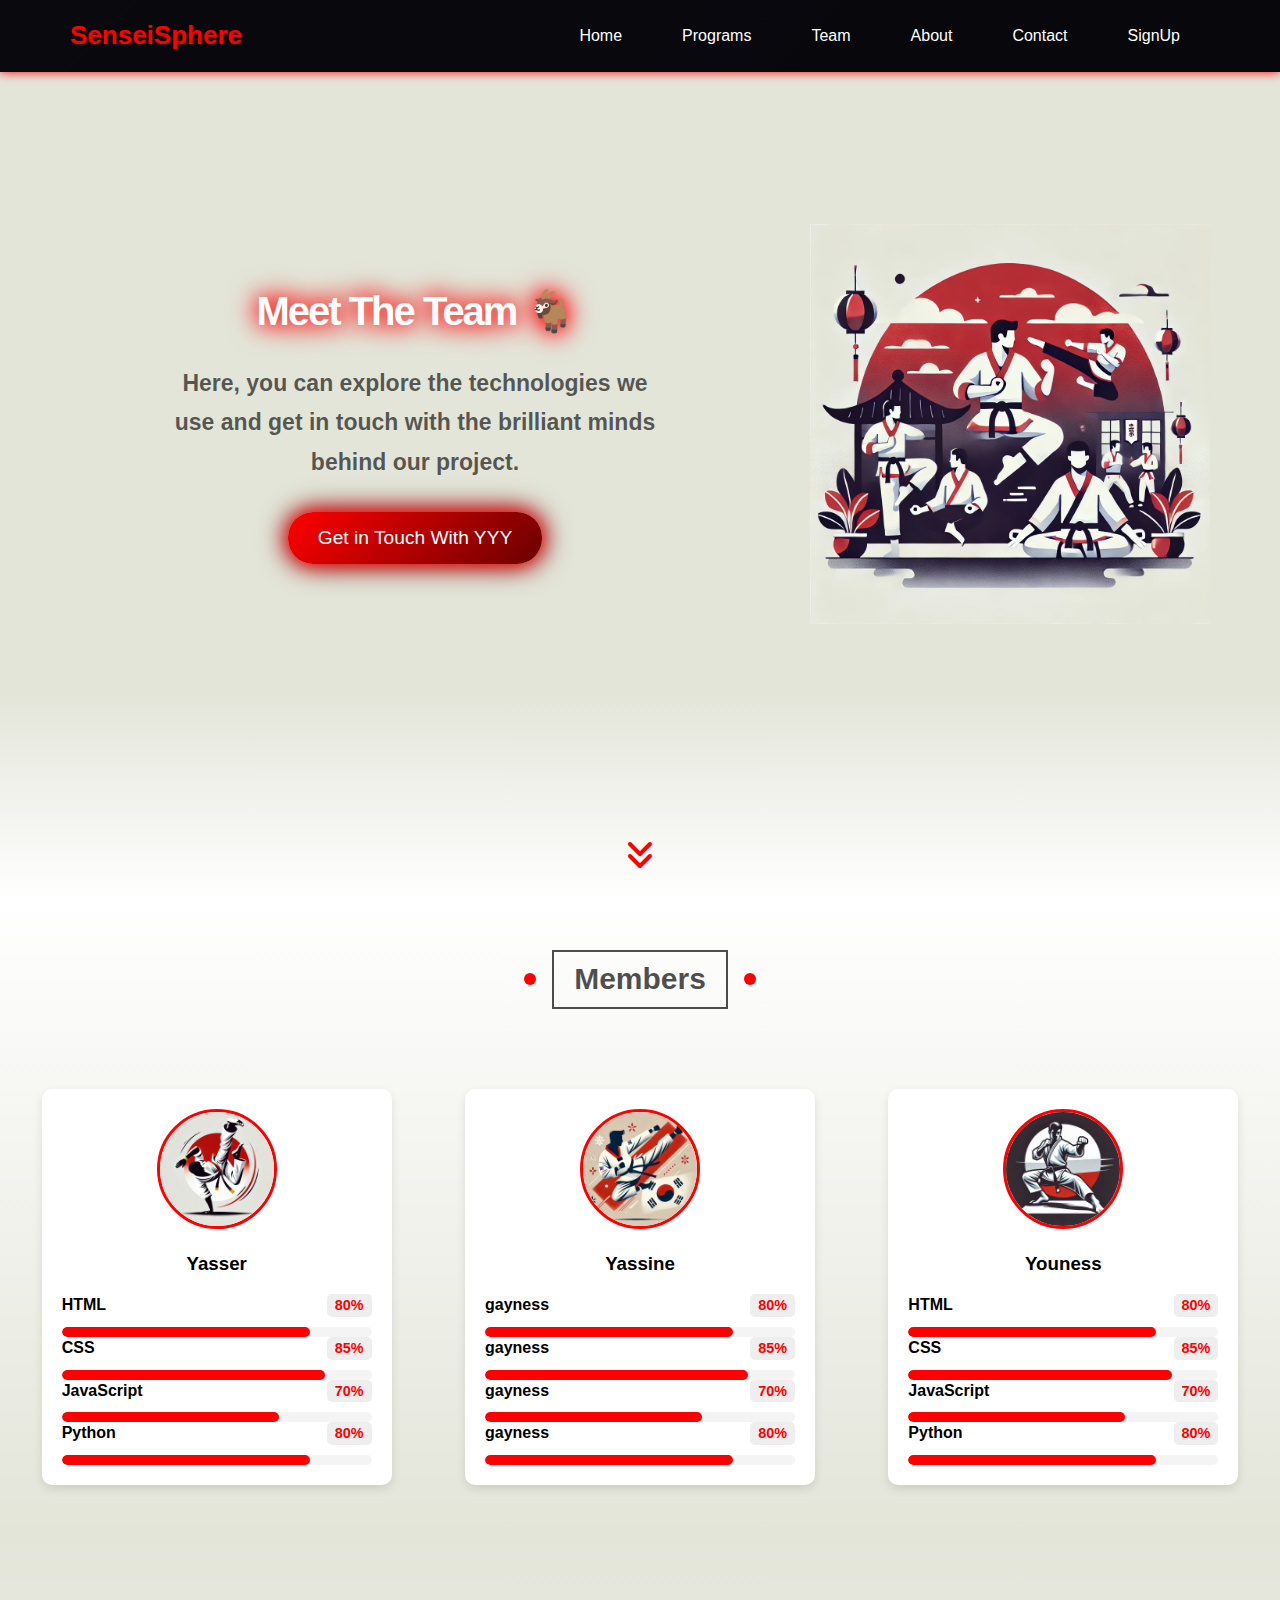
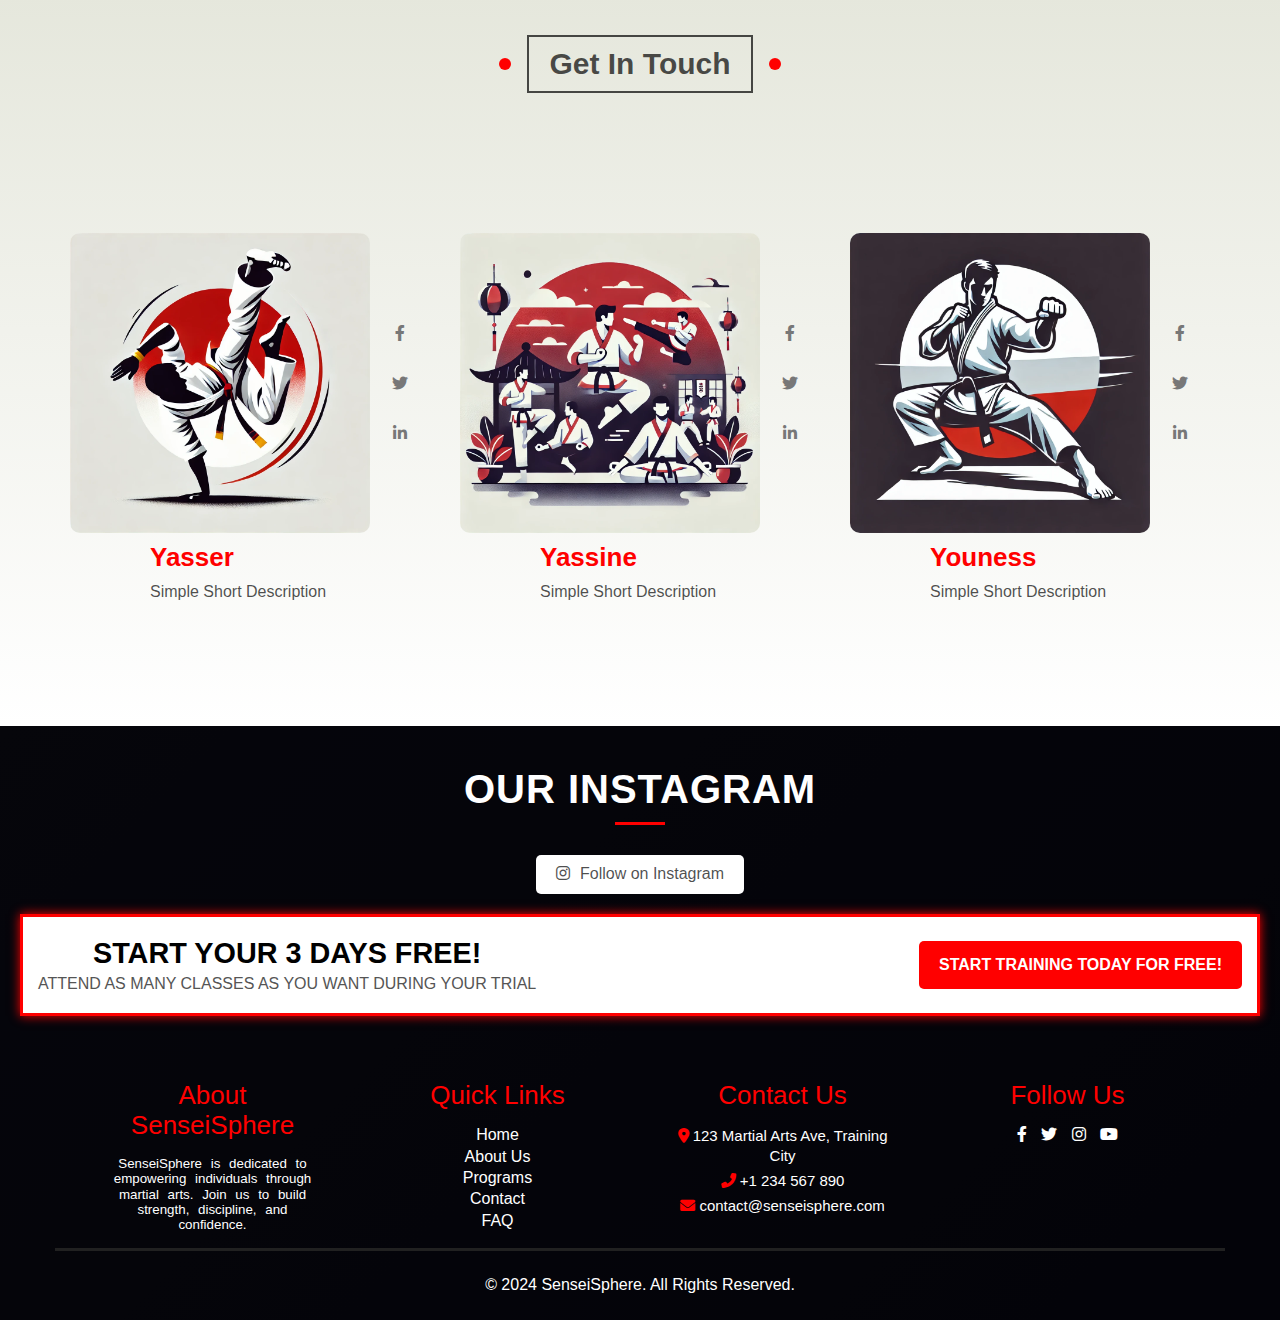
<file: frontEnd/frontEnd/templates/team.html>
<!DOCTYPE html>
<html lang="en">
<head>
    <meta charset="UTF-8">
    <meta name="viewport" content="width=device-width, initial-scale=1.0">
    <!-- Normalize -->
    <link rel="stylesheet" href="../CSS/normalize.css">
    <!-- Font Awesome -->
    <link href="https://cdnjs.cloudflare.com/ajax/libs/font-awesome/6.0.0-beta3/css/all.min.css" rel="stylesheet">
    <title>Team</title>
    <link rel="stylesheet" href="../CSS/styles.css">
    <link rel="stylesheet" href="../CSS/team.css">
</head>
<body>
    <!-- Start Header -->
    <header>
        <div class="container">
            <a href="index.html" class="logo">SenseiSphere</a>
            <ul class="main-nav" id="main-nav">
                <li><a href="index.html">Home</a></li>
                <li><a href="programs.html">Programs</a></li>
                <li><a href="team.html">Team</a></li>
                <li><a href="about.html">About</a></li>
                <li><a href="contact.html">Contact</a></li>
                <li><a href="SignUp.html">SignUp</a></li>
            </ul>
        </div>
    </header>
    <!-- End Header -->

    <!-- Start Landing -->
    <section class="landing">
        <div class="container">
            <div class="text">
                <h1>Meet The Team 🐐</h1>
                <p>Here, you can explore the technologies we use and get in touch with the brilliant minds behind our project.</p>
                <a href="#team" class="btn-glow">Get in Touch With YYY</a>
            </div>
            <div class="image">
                <img src="../images/image.png" alt="">
            </div>
        </div>
        <a href="#skills" class="go-down">
            <i class="fas fa-angle-double-down fa-2x"></i>
        </a>
    </section>
    <!-- End Landing -->

    <!-- Start Team -->
    <section class="our-skills" id="skills">
        <h2 class="main-title">Members</h2>
        <div class="team-container">
            <!-- Member 1 -->
            <div class="team-member">
                <img src="../images/Capoeira.png" alt="Member 1">
                <div class="skills">
                    <h3>Yasser</h3>
                    <div class="skill">
                        <h4>HTML <span>80%</span></h4>
                        <div class="progress"><span style="width: 80%;"></span></div>
                    </div>
                    <div class="skill">
                        <h4>CSS <span>85%</span></h4>
                        <div class="progress"><span style="width: 85%;"></span></div>
                    </div>
                    <div class="skill">
                        <h4>JavaScript <span>70%</span></h4>
                        <div class="progress"><span style="width: 70%;"></span></div>
                    </div>
                    <div class="skill">
                        <h4>Python <span>80%</span></h4>
                        <div class="progress"><span style="width: 80%;"></span></div>
                    </div>
                </div>
            </div>

            <!-- Member 2 -->
            <div class="team-member">
                <img src="../images/Taekwondo .png" alt="Member 2">
                <div class="skills">
                    <h3>Yassine</h3>
                    <div class="skill">
                        <h4>gayness <span>80%</span></h4>
                        <div class="progress"><span style="width: 80%;"></span></div>
                    </div>
                    <div class="skill">
                        <h4>gayness <span>85%</span></h4>
                        <div class="progress"><span style="width: 85%;"></span></div>
                    </div>
                    <div class="skill">
                        <h4>gayness <span>70%</span></h4>
                        <div class="progress"><span style="width: 70%;"></span></div>
                    </div>
                    <div class="skill">
                        <h4>gayness <span>80%</span></h4>
                        <div class="progress"><span style="width: 80%;"></span></div>
                    </div>
                </div>
            </div>

            <!-- Member 3 -->
            <div class="team-member">
                <img src="../images/Karate.png" alt="Member 3">
                <div class="skills">
                    <h3>Youness</h3>
                    <div class="skill">
                        <h4>HTML <span>80%</span></h4>
                        <div class="progress"><span style="width: 80%;"></span></div>
                    </div>
                    <div class="skill">
                        <h4>CSS <span>85%</span></h4>
                        <div class="progress"><span style="width: 85%;"></span></div>
                    </div>
                    <div class="skill">
                        <h4>JavaScript <span>70%</span></h4>
                        <div class="progress"><span style="width: 70%;"></span></div>
                    </div>
                    <div class="skill">
                        <h4>Python <span>80%</span></h4>
                        <div class="progress"><span style="width: 80%;"></span></div>
                    </div>
                </div>
            </div>
        </div>
    </section>
    <!-- End Team -->

    <!-- Start Team Members -->
    <section class="team" id="team">
        <h2 class="main-title">Get In Touch</h2>
        <div class="container">
            <div class="box">
                <div class="data">
                    <img src="../images/Capoeira.png" alt="">
                    <div class="social">
                        <a href="#"><i class="fab fa-facebook-f"></i></a>
                        <a href="#"><i class="fab fa-twitter"></i></a>
                        <a href="#"><i class="fab fa-linkedin-in"></i></a>
                    </div>
                </div>
                <div class="info">
                    <h3>Yasser</h3>
                    <p>Simple Short Description</p>
                </div>
            </div>
            <div class="box">
                <div class="data">
                    <img src="../images/image.png" alt="">
                    <div class="social">
                        <a href="#"><i class="fab fa-facebook-f"></i></a>
                        <a href="#"><i class="fab fa-twitter"></i></a>
                        <a href="#"><i class="fab fa-linkedin-in"></i></a>
                    </div>
                </div>
                <div class="info">
                    <h3>Yassine</h3>
                    <p>Simple Short Description</p>
                </div>
            </div>
            <div class="box">
                <div class="data">
                    <img src="../images/Karate.png" alt="">
                    <div class="social">
                        <a href="#"><i class="fab fa-facebook-f"></i></a>
                        <a href="#"><i class="fab fa-twitter"></i></a>
                        <a href="#"><i class="fab fa-linkedin-in"></i></a>
                    </div>
                </div>
                <div class="info">
                    <h3>Youness</h3>
                    <p>Simple Short Description</p>
                </div>
            </div>
        </div>
    </section>
    <!-- End Team Members -->

    <!-- Start Instagram -->
    <section class="instagram-section">
        <div class="instagram-header">
            <h2>OUR INSTAGRAM</h2>
            <hr />
            <button class="instagram-button"><i class="fa-brands fa-instagram"></i>Follow on Instagram</button>
        </div>
        <div class="trial-offer">
            <div class="trial-text">
                <h3>START YOUR 3 DAYS FREE!</h3>
                <p>ATTEND AS MANY CLASSES AS YOU WANT DURING YOUR TRIAL</p>
            </div>
            <button class="trial-button">
                START TRAINING TODAY FOR FREE! <span>&gt;</span>
            </button>
        </div>
    </section>
    <!-- End Instagram -->

    <!-- Start Footer -->
    <footer>
        <div class="container">
            <div class="footer-about">
                <h3>About SenseiSphere</h3>
                <p>
                SenseiSphere is dedicated to empowering individuals through martial arts. Join us to build strength, discipline, and confidence.
                </p>
            </div>
        
            <div class="footer-links">
                <h3>Quick Links</h3>
                <ul>
                <li><a href="#home">Home</a></li>
                <li><a href="#about">About Us</a></li>
                <li><a href="#programs">Programs</a></li>
                <li><a href="#contact">Contact</a></li>
                <li><a href="#faq">FAQ</a></li>
                </ul>
            </div>
        
            <div class="footer-contact">
                <h3>Contact Us</h3>
                <p><i class="fas fa-map-marker-alt"></i> 123 Martial Arts Ave, Training City</p>
                <p><i class="fas fa-phone-alt"></i> +1 234 567 890</p>
                <p><i class="fas fa-envelope"></i> contact@senseisphere.com</p>
            </div>
        
            <div class="footer-social">
                <h3>Follow Us</h3>
                <div class="social-icons">
                <a href="#"><i class="fab fa-facebook-f"></i></a>
                <a href="#"><i class="fab fa-twitter"></i></a>
                <a href="#"><i class="fab fa-instagram"></i></a>
                <a href="#"><i class="fab fa-youtube"></i></a>
                </div>
            </div>
            </div>
            <div class="footer-bottom">
            <p>&copy; 2024 SenseiSphere. All Rights Reserved.</p>
        </div>
    </footer>
    <!-- End Footer -->
</body>
</html>
</file>
<file: frontEnd/frontEnd/CSS/styles.css>
/* Start Variables */
:root {
    --main-color: red;
    --alt-color: #6b0000;
    --main-transition: 0.3s;
    --section-padding: 100px;
}
/* End Variables */

/* Start Global Rules */
* {
    margin: 0;
    padding: 0;
    -webkit-box-sizing: border-box;
    -moz-box-sizing: border-box;
    box-sizing: border-box;
}

html {
    scroll-behavior: smooth;
}

body {
    font-family: 'Poppins', sans-serif;
    color: #fff;
    background: linear-gradient(135deg, #1e1e2f, #0c0c1f);
    overflow-x: hidden;
}

.container {
    padding-left: 15px;
    padding-right: 15px;
    margin-left: auto;
    margin-right: auto;
}

a {
    text-decoration: none;
    color: inherit;
}

ul {
    list-style: none;
}

/* Small */
@media (min-width: 768px) {
    .container {
        width: 750px;
    }
}

/* Medium */
@media (min-width: 992px) {
    .container {
        width: 970px;
    }
}

/* Large */
@media (min-width: 1200px) {
    .container {
        width: 1170px;
    }
}

/* End Global Rules */

/* Start Global Components */
.main-title {
    margin: 0 auto 80px;
    border: 2px solid #000000b3;
    padding: 10px 20px;
    font-size: 30px;
    width: fit-content;
    position: relative;
    z-index: 1;
    transition: var(--main-transition);
    color: #000000b3;
}

.main-title::before,
.main-title::after {
    content: "";
    width: 12px;
    height: 12px;
    background-color: var(--main-color);
    position: absolute;
    border-radius: 50%;
    top: 50%;
    transform: translateY(-50%);
}

.main-title::before {
    left: -30px;
}

.main-title::after {
    right: -30px;
}

.main-title:hover::before {
    z-index: -1;
    animation: left-move 0.5s linear forwards; /* take the end status */
}

.main-title:hover::after {
    z-index: -1;
    animation:  right-move 0.5s linear forwards;
}

.main-title:hover {
    color: white;
    border: 2px solid white;
    transition-delay: var(--main-transition);
}
/* End Global Components */

/* Header */

header {
    position: relative;
    background: rgb(0, 0, 0, 0.7);
    box-shadow: 0 0 10px var(--main-color);
    --header-height: 72px;
    z-index: 1;
}

header .container {
    padding-left: 15px;
    padding-right: 15px;
    margin-left: auto;
    margin-right: auto;
    display: flex;
    flex-wrap: wrap;
    justify-content: space-between;
    align-items: center;
    position: relative;
}

header .container .logo {
    color: var(--main-color);
    font-weight: bold;
    font-size: 26px;
    height: var(--header-height);
    display: flex;
    justify-content: center;
    align-items: center;
}

@media (max-width: 767px) {
    header .container .logo {
        width: 100%;
        height: 40px;
    }
}

header .container .main-nav {
    display: flex;
}

@media (max-width: 767px) {
    header .container .main-nav {
        margin: auto;
    }
}

header .container .main-nav > li > a {
    display: flex;
    justify-content: center;
    align-items: center;
    height: var(--header-height);
    position: relative;
    padding: 0 30px;
    overflow: hidden;
    
}

@media (max-width: 767px) {
    header .container .main-nav > li > a {
        padding: 10px;
        font-size: 14px;
        height: 40px;
    }
}

header .container .main-nav > li > a:hover {
    /* background-color: #fafafa; */
    color: var(--main-color);
}

header .container .main-nav > li > a::before {
    content: "";
    background-color: var(--main-color);
    height: 4px;
    width: 100%;
    position: absolute;
    top: 0;
    left: -100%;
    transition: var(--main-transition);
}

header .container .main-nav > li > a:hover::before {
    left: 0;
}

/* Start Landing */
.landing {
    position: relative;
    display: flex;
    align-items: center;
    justify-content: center;
    text-align: center;
    background: linear-gradient(180deg, #e3e5d9 75%, white)
}

.landing .container {
    min-height: calc(100vh - 72px);
    display: flex;
    align-items: center;
    justify-content: center;
    padding-bottom: 120px;
}

.landing .text {
    flex: 1;
    margin-right: 50px;
    display: flex;
    flex-direction: column;
    align-items: center;
}

@media (max-width: 991px) {
    .landing .text {
        text-align: center;
    }
}
@media (max-width: 767px) {
    .landing .text {
        margin: 0;
    }
}

.landing .text h1 {
    font-size: 40px;
    text-transform: capitalize;
    margin: 0 0 30px;
    letter-spacing: -2px;
    text-shadow: 0 0 20px var(--main-color), 0 0 30px var(--main-color);
    max-width: 500px;
}

@media (max-width: 767px) {
    .landing .text h1 {
        font-size: 28px;
    }
}

.landing .text p {
    line-height: 1.7;
    font-size: 23px;
    color: #000000b3;
    max-width: 500px;
    font-weight: bold;
    margin-bottom: 30px;
    opacity: 0.9;
}

@media (max-width: 991px) {
    .landing .text p {
        margin: 10px auto;
        font-size: 18px;
    }
}

.btn-glow {
    display: inline-block;
    padding: 15px 30px;
    font-size: 1.2rem;
    background: linear-gradient(135deg, var(--main-color), #6b0000);
    border-radius: 25px;
    color: #fff;
    box-shadow: 0 0 20px var(--main-color), 0 0 30px #6b0000;
    transition: transform 0.3s ease;
}
.btn-glow:hover {
    transform: scale(1.1);
}

.landing .image img {
    position: relative;
    width: 400px;
    animation: up-and-down 1s linear infinite;
}

@media (max-width: 991px) {
    .landing .image {
        display: none;
    }
}

.landing .go-down {
    color: var(--main-color);
    position: absolute;
    bottom: 30px;
    left: 50%;
    transform: translateX(-50%);
    transition: var(--main-transition);
}

.landing .go-down:hover {
    color: var(--alt-color);
}

.landing .go-down i {
    animation: bouncing 1.5s infinite;
}

/* End Landing */

/* Start Features */
.features {
    display: flex;
    flex-direction: column;
    position: relative;
    justify-content: space-around;
    padding: 100px 50px;
    background: linear-gradient(180deg, white, #e3e5d9);
}

.features .container {
    display: grid;
    grid-template-columns: repeat(auto-fill, minmax(300px, 1fr));
    gap: 40px;
}

.features .container .box {
    text-align: center;
    border: 3px solid #4F4F4F;
    border-radius: 6px;
    transition: var(--main-transition);
}

.features .container .box:hover {
    transform: scale(1.05);
}

.features .container .box:hover .image::after {
    border-width: 170px 500px 170px 0;
}

.features .container .box h2 {
    position: relative;
    font-size: 40px;
    margin: 10px auto 2px;
    width: fit-content;
    color: #212121;
}

.features .container .box h2::after {
    content: '';
    position: absolute;
    bottom: -20px;
    left: 15px;
    height: 5px;
    width: calc(100% - 30px);
}

.features .container .box:hover h2::after {
    left: 0;
    width: 100%;
}

.features .container .box p {
    line-height: 2;
    font-size: 20px;
    margin: 30px 0;
    padding: 25px;
    color: #4F4F4F;
}

.features .container .box a {
    display: block;
    width: fit-content;
    font-size: 22px;
    font-weight: bold;
    margin: 30px auto;
    padding: 10px 30px;
    border-radius: 6px;
    transition: var(--main-transition);
}


.features .quality h2::after {
    background-color: #C62828;
}

.features .quality a {
    border: 3px solid #C62828;
    color: #C62828;
    background-image: linear-gradient(to right, #C62828 50%, white 50%);
    background-size: 200% 100%;
    background-position: right bottom;
}

.features .time h2::after {
    background-color: #00695C;
}

.features .time a {
    border: 3px solid #00695C;
    color: #00695C;
    background-image: linear-gradient(to right, #00695C 50%, white 50%);
    background-size: 200% 100%;
    background-position: right bottom;
}

.features .passion h2::after {
    background-color: #0277BD;
}

.features .passion a {
    border: 3px solid #0277BD;
    color: #0277BD;
    background-image: linear-gradient(to right, #0277BD 50%, white 50%);
    background-size: 200% 100%;
    background-position: right bottom;
}

.features .container .box:hover a {
    background-position: left bottom;
    color: white;
}
/* End Features */

/* Start Key Benefits */
.key-benefits {
    display: flex;
    flex-direction: column;
    justify-content: space-around;
    padding: 100px 50px;
    background: linear-gradient(0deg, white, #e3e5d9);
}
.key-benefits .container {
    display: grid;
    grid-template-columns: repeat(auto-fill, minmax(300px, 1fr));
    gap: 40px;
}
.key-benefits .container .feature-card {
    background: rgba(255, 255, 255, 0.1);
    border-radius: 15px;
    padding: 30px;
    width: 300px;
    text-align: center;
    box-shadow: 0 0 20px rgba(255, 255, 255, 0.1);
    transition: transform 0.3s ease, box-shadow 0.3s ease;
}
.key-benefits .container .feature-card h2 {
    font-size: 26px;
    margin-bottom: 15px;
    color: var(--main-color);
    text-shadow: 0 0 10px var(--main-color);
}
.key-benefits .container .feature-card p {
    font-size: 1rem;
    opacity: 0.8;
    color: #000000b3;
    font-weight: bold;
    font-size: 15px;
}
.key-benefits .container .feature-card:hover {
    transform: translateY(-10px);
    box-shadow: 0 0 30px var(--alt-color);
}
/* End Key Benefits */

/* Start Our Programs */
.programs {
    background: linear-gradient(180deg, #fff, #e3e5d9);
}

.programs .card-wrapper {
    max-width: 1100px;
    margin: 0 60px 35px;
    padding: 20px 10px;
    overflow: hidden;
}
.card-list .card-item {
    list-style: none;
}

.card-list .card-item .card-link {
    user-select: none;
    display: flex;
    flex-direction: column;
    justify-content: center;
    align-items: center;
    background: #fff;
    padding: 18px;
    border-radius: 12px;
    text-decoration: none;
    border: 2px solid transparent;
    box-shadow: 0 10px 10px rgba(0, 0, 0, 0.05);
    transition: 0.2s ease;
}

.card-list .card-item .card-link:active {
    cursor: grabbing;
}

.card-list .card-item .card-link:hover {
    border-color: var(--alt-color) ;
}

.card-list .card-item .card-link .card-image {
    width: 100%;
    
    object-fit: cover;
    border-radius: 10px;
}

.card-list .card-item .card-link .card-title {
    font-size: 20px;
    color: #000000b3;
    font-weight: bold;
}

.card-wrapper .swiper-pagination-bullet {
    height: 13px;
    width: 13px;
    opacity: 0.5;
    background: var(--main-color);
    transform: scale(0.5)
}

.card-wrapper .swiper-pagination-bullet-active {
    opacity: 1;
    transform: scale(1);
}

.card-wrapper .swiper-slide-button {
    color: var(--main-color);
    margin-top: -35px;
}

@media (max-width: 768px) {
    .card-wrapper {
        margin: 0 10px 25px;
    }
    .card-wrapper .swiper-slide-button {
        display: none;
    }
}
/* End Our Programs */

/* Start Subscribe */
.subscribe {
    display: flex;
    justify-content: space-between;
    align-items: center;
    padding: 50px 20px;
    background: linear-gradient(0deg, #fff, #e3e5d9);
    gap: 20px;
    flex-wrap: wrap;
}

.subscribe .image {
    flex-basis: 48%;
    display: flex;
    flex-direction: column;
    align-items: center; 
    justify-content: center;
    text-align: center;
    padding: 20px;
}

.subscribe .image p {
    line-height: 1.8;
    font-size: 16px;
    font-weight: bold;
    max-width: 400px;
    color: #000000b3;
    margin: 10px auto 20px;
    text-align: center;
}

.subscribe .image h2 {
    font-size: 36px;
    letter-spacing: -1.5px;
    font-weight: bold;
    color: #fff;
    margin-bottom: 15px;
    text-align: center;
    text-shadow: 0 1px 10px var(--alt-color);
}


.subscribe .image img {
    width: 400px;
    max-width: 100%;
    border-radius: 10px;
    box-shadow: 0 4px 8px rgba(0, 0, 0, 0.2);
}

.subscribe .form {
    flex-basis: 48%;
    background: white;
    padding: 30px;
    border-radius: 10px;
    box-shadow: 0 4px 10px rgba(0, 0, 0, 0.1);
    margin-right: 25px;
}

.subscribe .form h2 {
    font-size: 28px;
    font-weight: bold;
    color: #000000b3;
    margin-bottom: 20px;
    text-align: center;
}

.subscribe .form form {
    display: flex;
    flex-direction: column;
    gap: 15px;
}

.subscribe .form .input {
    display: block;
    width: 100%;
    padding: 12px;
    font-size: 16px;
    border: 1px solid #ddd;
    border-radius: 5px;
    background: #f9f9f9;
    transition: border-color caret-color 0.3s ease;
}

.subscribe .form .input:focus {
    border-color: var(--main-color);
    outline: none;
    caret-color: var(--main-color);
}

.subscribe .form [type="submit"] {
    display: inline-block;
    width: 90%;
    padding: 15px 12px;
    margin: 20px auto;
    background: linear-gradient(135deg, var(--main-color), var(--alt-color));
    color: white;
    font-weight: bold;
    font-size: 18px;
    border: none;
    border-radius: 25px;
    cursor: pointer;
    transition: transform 0.3s ease;
}

.subscribe .form [type="submit"]:hover {
    transform: scale(1.1);
}

@media (max-width: 768px) {
    .subscribe {
        flex-direction: column;
        padding: 30px 15px;
    }

    .subscribe .image,
    .subscribe .form {
        flex-basis: 100%;
        max-width: 100%;
    }

    .subscribe .image img {
        width: 300px;
    }

    .subscribe .form {
        padding: 20px;
    }
}

@media (max-width: 1206px) and (min-width: 992px) {
    .subscribe {
        flex-wrap: wrap;
        gap: 30px; 
    }

    .subscribe .image, 
    .subscribe .form {
        flex-basis: 45%; 
        max-width: 45%;
    }

    .subscribe .image img {
        width: 350px;
        max-width: 100%;
    }

    .subscribe .form {
        padding: 20px;
    }

    .subscribe .form h2 {
        font-size: 24px;
    }
}

@media (max-width: 992px) and (min-width: 768px) {
    .subscribe {
        flex-wrap: wrap;
        gap: 20px; 
    }

    .subscribe .image, 
    .subscribe .form {
        flex-basis: 100%;
        max-width: 100%;
        text-align: center;
    }

    .subscribe .image img {
        width: 300px;
        margin: 0 auto;
    }

    .subscribe .form {
        padding: 20px; 
        margin-top: 20px; 
        }

    .subscribe .form h2 {
        font-size: 20px;
    }
}
/* End Subscribe */

/* Start Testimonials */
.testimonials {
    padding: 50px 20px;
    background: linear-gradient(0deg, #e3e5d9, #fff);
    text-align: center;
}

.testimonials .section-title {
    font-size: 2.5rem;
    color: #333;
    margin-bottom: 40px;
    letter-spacing: -1px;
}

.testimonials-grid {
    display: grid;
    grid-template-columns: repeat(auto-fill, minmax(400px, 1fr)); /* Responsive grid */
    gap: 40px;
}
.testimonial {
    background: white;
    border: 1px solid #ddd;
    border-radius: 10px;
    padding: 20px;
    box-shadow: 0 4px 8px rgba(0, 0, 0, 0.1);
    text-align: center;
    transition: transform 0.3s ease, box-shadow 0.3s ease;
}

.testimonial:hover {
    transform: translateY(-10px);
    box-shadow: 0 6px 12px var(--alt-color);
}

.testimonial p {
    font-size: 1rem;
    color: #555;
    line-height: 1.6;
    margin-bottom: 10px;
    font-style: italic;
}

.testimonial h4 {
    font-size: 1.2rem;
    font-weight: bold;
    color: #333;
    margin: 5px 0;
}

.testimonial .belt-level {
    font-size: 0.9rem;
    color: #c62828; 
    font-weight: bold;
}

@media (max-width: 768px) {
    .testimonials {
        padding: 30px 15px;
    }

    .testimonials .section-title {
        font-size: 2rem;
    }
}
/* End Testimonials */

/* Deleting sub1 for small  */
@media (max-width: 768px) {
    .sub1 {
        display: none;
    }
}

/* Start Instagram */
.instagram-section {
    background-color: #000000b3; /* Black background */
    color: white;
    text-align: center;
    padding: 40px 20px;
}

.instagram-header h2 {
    font-size: 2.5rem;
    margin-bottom: 10px;
    letter-spacing: 1px;
}

.instagram-header hr {
    width: 50px;
    height: 3px;
    background: #ff0000; /* Red underline */
    border: none;
    margin: 10px auto;
}

.instagram-button {
    margin-top: 20px;
    padding: 10px 20px;
    font-size: 1rem;
    color: #000000b3;
    background-color: #fff;
    border: none;
    border-radius: 5px;
    cursor: pointer;
    margin-bottom: 20px;
}

.instagram-button > i {
    margin-right: 10px;
}

.trial-offer {
    background: white;
    border: 3px solid var(--main-color);
    box-shadow: 0 0 10px var(--main-color);
    padding: 20px 15px;
    display: flex;
    flex-wrap: wrap;
    justify-content: space-between;
    align-items: center;
    gap: 15px;
}

.trial-text h3 {
    font-size: 1.8rem;
    font-weight: bold;
    color: #000;
    margin-bottom: 5px;
}

.trial-text p {
    font-size: 1rem;
    font-weight: 400;
    color: #555;
}

.trial-button {
    background-color: #ff0000; /* Red button */
    color: white;
    font-size: 1rem;
    font-weight: bold;
    padding: 15px 20px;
    border: none;
    border-radius: 5px;
    display: flex;
    align-items: center;
    gap: 10px;
    cursor: pointer;
    transition: background-color 0.3s ease;
}

.trial-button:hover {
    background-color: black; /* Black button on hover */
    color: white;
}

.trial-button span {
    display: none;
    transition: display var(--main-transition) ease;
}

.trial-button:hover span{
    display: block;
    font-weight: bold;
    font-size: larger;
}
@media (max-width: 992px) {
    .trial-offer {
        flex-direction: column;
        text-align: center;
        align-items: center;
    }
}
@media (max-width: 768px) {
    .trial-offer {
        flex-direction: column;
        text-align: center;
        align-items: center;
    }

    .trial-button {
        width: 100%;
        display: inline-block;
    }
}
/* End Instagram */

/* Start Footer */
footer {
    display: flex;
    flex-direction: column;
    background: #000000b3;
}
footer .container {
    display: flex;
    justify-content: space-around;
    border-bottom: 3px solid #212121;
    padding-bottom: 5px;
}

footer .container > div {
    flex-basis: 25%;
    margin: 10px 30px;
    text-align: center;
}

footer .container > div > h3 {
    color: var(--main-color);
    font-size: 26px;
    margin: 15px;
    font-weight: 300;
}
footer .container .footer-about > p {
    word-spacing: 5px;
    font-size: smaller;
}

footer .container .footer-links li {
    margin-bottom: 3px;
}

footer .container .footer-contact p {
    margin-bottom: 5px;
    line-height: 20px;
    font-size: 15px;
}

footer .container .footer-contact p i {
    color: var(--main-color);
}

footer .container .footer-social a {
    margin: 0 5px;
}

footer .footer-bottom {
    margin: 15px;
    text-align: center;
    padding: 10px 0;
}

@media (max-width: 768px) {
    footer .container {
        flex-direction: column;
        align-items: center;
    }

    footer .container > div {
        flex-basis: 100%;
        text-align: center;
        margin: 10px 0;
    }

    footer .container .footer-about p {
        padding: 0 15px;
    }

    footer .footer-social .social-icons a {
        font-size: 1.5rem;
    }
}

@media (min-width: 768px) and (max-width: 992px) {
    footer .container {
        flex-wrap: wrap;
        justify-content: center;
        gap: 20px;
    }

    footer .container > div {
        flex-basis: 45%;
        text-align: center;
        margin: 10px 15px;
    }

    footer .container .footer-about p {
        padding: 0 10px
    }
}

@media (min-width: 992px) and (max-width: 1200px) {
    footer .container {
        flex-wrap: wrap;
        justify-content: space-between;
        gap: 15px;
    }

    footer .container > div {
        flex-basis: 30%;
        margin: 10px;
    }

    footer .footer-about p {
        padding: 0 20px;
    }
}
/* End Footer */

/* Start Animations */
@keyframes up-and-down {
    0%, 100% {
        top: 0;
    }

    50% {
        top: -15px;
    }
}

@keyframes bouncing {
    0%, 10%, 20%, 50%, 80%, 100% {
        transform: translateY(0);
    }

    40%, 60% {
        transform: translateY(-20px);
    }
}

@keyframes left-move {
    50% {
        left: 0;
        width: 12px;
        height: 12px;
    }

    100% {
        border-radius: 0;
        left: 0;
        width: 100%;
        height: 100%;
    }
}

@keyframes right-move {
    50% {
        right: 0;
        width: 12px;
        height: 12px;
    }

    100% {
        border-radius: 0;
        right: 0;
        width: 100%;
        height: 100%;
    }
}
/* End Animations */
</file>
<file: frontEnd/frontEnd/CSS/about.css>
/* Start Presentation */
.presentation {
    background: linear-gradient(180deg, #fff, #e3e5d9);
    padding: 15px;
    color: black;
}

.presentation .container {
    display: flex;
    flex-direction: column;
    justify-content: space-between;
    text-align: center;
}

.presentation .container .paras > p {
    margin-bottom: 20px;
    font-size: 20px;
    font-weight: 500;
}

.presentation .container .paras > p > strong {
    text-decoration: underline;
}

.presentation .container .philosophy {
    display: flex;
    justify-content: space-between;
    align-items: center;
    padding: 50px 20px;
    gap: 20px;
    flex-wrap: wrap;
}

.presentation .container .philosophy img {
    flex-basis: 48%;
    width: 400px;
    max-width: 100%;
    border-radius: 10px;
    box-shadow: 0 4px 8px rgba(0, 0, 0, 0.2);
}

.presentation .container .philosophy .text {
    flex-basis: 48%;
}

.presentation .container .philosophy .text > div {
    margin-bottom: 50px;
}

.presentation .container .philosophy .text > div > h3 {
    font-size: 35px;
    margin-bottom: 15px;
}

.presentation .container .philosophy .text > div > p {
    font-size: 20px;
}

@media (max-width: 992px) and (min-width: 768px) {
    .presentation .container .philosophy {
        flex-direction: column;
        align-items: center;
    }

    .presentation .container .philosophy img {
        flex-basis: 100%;
        width: 70%;
        margin-bottom: 20px;
    }

    .presentation .container .philosophy .text {
        flex-basis: 100%;
        text-align: center;
    }

    .presentation .container .philosophy .text > div > h3 {
        font-size: 28px;
    }

    .presentation .container .philosophy .text > div > p {
        font-size: 18px;
    }

    .presentation .container .paras > p {
        font-size: 18px;
    }
}

@media (max-width: 1200px) and (min-width: 992px) {
    .presentation .container {
        padding: 20px;
    }

    .presentation .container .philosophy {
        display: flex;
        flex-wrap: wrap;
        justify-content: center;
        gap: 20px;
    }

    .presentation .container .philosophy img {
        flex-basis: 45%;
        max-width: 500px;
        width: 100%;
        margin-bottom: 20px;
    }

    .presentation .container .philosophy .text {
        flex-basis: 50%;
        text-align: center;
        padding: 0 10px;
    }

    .presentation .container .philosophy .text > div > h3 {
        font-size: 28px;
    }

    .presentation .container .philosophy .text > div > p {
        font-size: 18px;
        line-height: 1.6;
    }

    .presentation .container .paras {
        padding: 0 20px;
    }

    .presentation .container .paras > p {
        font-size: 18px;
        line-height: 1.5;
    }
}

@media (max-width: 768px) {
    .presentation .container .philosophy {
        flex-direction: column;
        text-align: center;
    }

    .presentation .container .philosophy img {
        flex-basis: 100%;
        width: 100%;
        margin-bottom: 20px;
    }

    .presentation .container .philosophy .text {
        flex-basis: 100%;
    }

    .presentation .container .philosophy .text > div > h3 {
        font-size: 24px;
    }

    .presentation .container .philosophy .text > div > p {
        font-size: 16px;
    }

    .presentation .container .paras > p {
        font-size: 16px;
    }

    .presentation .container .paras {
        padding: 0 10px;
    }
}
/* End Presentation */

.stats {
    padding-top: var(--section-padding);
    padding-bottom: var(--section-padding);
    position: relative;
    background: black;
}

.stats h2 {
    font-weight: bold;
    font-size: 40px;
    width: fit-content;
    margin: 0 auto 50px;
    position: relative;
}

.stats .container {
    display: grid;
    grid-template-columns: repeat(auto-fill, minmax(250px, 1fr));
    gap: 20px;
}

.stats .container .box {
    background-color: white;
    padding: 30px 15px;
    text-align: center;
    position: relative;
    opacity: 0.8;
    transition: var(--main-transition);
    color: #000000b3;
}

.stats .container .box:hover {
    opacity: 1;
}

.stats .container .box::before,
.stats .container .box::after {
    content: "";
    position: absolute;
    width: 2px;
    background-color: var(--main-color);
    transition: 1s;
    height: 0;
}

.stats .container .box::before {
    top: 0;
    right: 0;
}

.stats .container .box::after {
    bottom: 0;
    left: 0;
}

.stats .container .box:hover::before,
.stats .container .box:hover::after {
    height: 100%;
}

.stats .box .number {
    display: block;
    font-weight: bold;
    font-size: 50px;
    margin-top: 10px;
    margin-bottom: 10px;
}

.stats .box .text {
    color: var(--main-color);
    font-style: italic;
    font-weight: bold;
}
/* End Stats */

/* Start Testimonials */
.testimonials {
    background: linear-gradient(0deg, #fff, #e3e5d9);
}
/* End Testimonials */
</file>
<file: frontEnd/frontEnd/CSS/contact.css>
/* Start Contact */
.contact {
    display: flex;
    justify-content: space-between;
    align-items: center;
    padding: 50px 20px;
    background: linear-gradient(0deg, #fff, #e3e5d9);
    gap: 20px;
    flex-wrap: wrap;
}

.contact .contact-img {
    flex-basis: 48%;
    padding: 20px;
}


.contact .contact-img img {
    width: 500px;
    max-width: 100%;
    border-radius: 10px;
    box-shadow: 0 4px 8px rgba(0, 0, 0, 0.2);
}

.contact .contact-form {
    flex-basis: 48%;
    background: white;
    padding: 30px;
    border-radius: 10px;
    box-shadow: 0 4px 10px rgba(0, 0, 0, 0.1);
    margin-right: 25px;
    text-align: center;
}

.contact .contact-form h1 {
    font-size: 28px;
    font-weight: bold;
    color: #000000b3;
    margin-bottom: 20px;
    text-align: center;
}

.contact .contact-form p {
    color: #000000b3;
    font-weight: bold;
    font-size: 15px;
    margin-bottom: 15px;
}

.contact .contact-form form {
    display: flex;
    flex-direction: column;
    gap: 15px;
}

.contact .contact-form input,  
.contact .contact-form textarea {
    display: block;
    width: 100%;
    padding: 12px;
    font-size: 16px;
    border: 1px solid #ddd;
    border-radius: 5px;
    background: #f9f9f9;
    transition: border-color caret-color 0.3s ease;
}

.contact .contact-form input:focus, 
.contact .contact-form textarea:focus {
    border-color: var(--main-color);
    outline: none;
    caret-color: var(--main-color);
}

.contact .contact-form [type="submit"] {
    display: inline-block;
    width: 90%;
    padding: 15px 12px;
    margin: 20px auto;
    background: linear-gradient(135deg, var(--main-color), var(--alt-color));
    color: white;
    font-weight: bold;
    font-size: 18px;
    border: none;
    border-radius: 25px;
    cursor: pointer;
    transition: transform 0.3s ease;
}

.contact .contact-form [type="submit"]:hover {
    transform: scale(1.1);
}

@media (max-width: 768px) {
    .contact .contact-img {
        display: none;
    }

    .contact .contact-form {
        flex-basis: 100%;
    }
}

@media (max-width: 1206px) and (min-width: 992px) {
    .contact {
        flex-wrap: wrap;
        gap: 30px; 
    }

    .contact .contact-img, 
    .contact .contact-form {
        flex-basis: 45%; 
        max-width: 45%;
    }

    .contact .contact-img img {
        width: 350px;
        max-width: 100%;
    }

    .contact .contact-form {
        padding: 20px;
    }

    .contact .contact-form h1 {
        font-size: 24px;
    }
}

@media (max-width: 992px) and (min-width: 768px) {
    .contact {
        flex-wrap: wrap;
        gap: 20px; 
    }

    .contact .contact-img, 
    .contact .contact-form {
        flex-basis: 100%;
        max-width: 100%;
        text-align: center;
    }

    .contact .contact-img img {
        width: 300px;
        margin: 0 auto;
    }

    .contact .contact-form {
        padding: 20px; 
        margin-top: 20px; 
        }

    .contact .contact-form h1 {
        font-size: 20px;
    }
}
/* End Contact */

/* Start Instagram + Footer */

.instagram-section footer {
    background: black;
}

/* End Instagram + Footer */
</file>
<file: frontEnd/frontEnd/CSS/programs.css>
/* Start Programs */
.programs {
    background: linear-gradient(180deg, #fff, #e3e5d9);
    padding: 50px 20px;
}
.programs .container {
    display: grid;
    grid-template-columns:  repeat(auto-fit, minmax(250px, 1fr));
    gap: 30px;
    justify-content: center;
    padding: 20px 0;
}

.programs .container .program-card {
    display: flex;
    flex-direction: column;
    justify-content: space-between;
    align-items: center;
    height: 100%;
    padding: 10px;
    border-radius: 15px;
    box-shadow: 0 12px 20px 0 rgb(0 0 0 / 13%), 0 2px 4px 0 rgb(0 0 0 / 12%);
    transition: var(--main-transition);
}

.programs .container .program-card > h3 {
    font-size: 1.5rem;
    color: #333;
    margin: 10px 0;
}

.programs .container .program-card > img {
    width: 80%;
    height: auto;
    border-radius: 10px;
}

.programs .container .program-card > a {
    text-decoration: none;
    padding: 10px 20px;
    border-radius: 25px;
    background-color: var(--main-color);
    color: white;
    font-size: 1rem;
    font-weight: bold;
    transition: background-color var(--main-transition);
    box-shadow: 0 4px 6px rgba(255, 0, 0, 0.4);
    margin-top: 10px;
}

.programs .container .program-card > a:hover {
    background-color: var(--alt-color);
}

/* End Programs */
</file>
<file: frontEnd/frontEnd/CSS/team.css>
/* Start Our Skills */
.our-skills {
    padding: 50px 20px;
    background: linear-gradient(180deg, #fff, #e3e5d9);
    text-align: center;
}

.our-skills .team-container {
    display: grid;
    grid-template-columns: repeat(auto-fit, minmax(300px, 1fr));
    gap: 30px;
    margin: 0 auto;
    justify-items: center;
}

.our-skills .team-container .team-member {
    background: white;
    box-shadow: 0 4px 10px rgba(0, 0, 0, 0.1);
    border-radius: 10px;
    padding: 20px;
    text-align: center;
    transition: transform 0.3s, box-shadow 0.3s;
    width: 100%;
    max-width: 350px;
}

.our-skills .team-container .team-member:hover {
    transform: translateY(-10px); /* Lift effect on hover */
    box-shadow: 0 6px 15px rgba(0, 0, 0, 0.2);
}

.our-skills .team-container .team-member img {
    width: 120px;
    height: 120px;
    border-radius: 50%;
    object-fit: cover;
    border: 3px solid var(--main-color);
}

.our-skills .team-container .team-member .skills {
    margin-top: 20px;
}

.our-skills .team-container .team-member .skills h3 {
    color: black;
    margin-bottom: 20px;
}

.our-skills .team-container .team-member .skill h4 {
    font-size: 1rem;
    display: flex;
    justify-content: space-between;
    align-items: center;
    margin-bottom: 10px;
    color: #000;
}

.our-skills .team-container .team-member .skill h4 span {
    font-size: 0.9rem;
    padding: 3px 8px;
    border-radius: 5px;
    background-color: #eee;
    color: var(--main-color);
}

.our-skills .team-container .team-member .skill .progress {
    height: 10px;
    background-color: #f4f4f4;
    border-radius: 5px;
    overflow: hidden;
    position: relative;
}

.our-skills .team-container .team-member .skill .progress span {
    display: block;
    height: 100%;
    background-color: var(--main-color);
    border-radius: 5px;
    position: absolute;
    top: 0;
    left: 0;
}

@media (max-width: 768px) {
    .our-skills {
        padding: 30px 10px;
    }

    .our-skills .team-container .team-member {
        padding: 15px;
    }
}
/* End Our Skills */

/* Start Team Members */
.team {
    padding-top: var(--section-padding);
    padding-bottom: var(--section-padding);
    position: relative;
    background: linear-gradient(0deg, #fff, #e3e5d9);;
}

.team .container {
    display: grid;
    grid-template-columns: repeat(auto-fill, minmax(300px, 1fr));
    gap: 30px;
}

.team .container .box {
    position: relative;
}

.team .container .box::before,
.team .container .box::after {
    content: "";
    position: absolute;
    right: 0;
    top: 0;
    height: 100%;
    border-radius: 10px;
}

.team .container .box::before {
    background-color: #f3f3f3;
    width: calc(100% - 60px);
    z-index: -2;
}

.team .container .box::after {
    background-color: #e4e4e4;
    z-index: -1;
    width: 0;
    transition: var(--main-transition);
}

.team .container .box:hover::after {
    width: calc(100% - 60px);
}

.team .container .box .data {
    display: flex;
    align-items: center;
    padding-top: 60px;
}

.team .container .box .data img {
    width: calc(100% - 60px);
    border-radius: 10px;
    transition: var(--main-transition);
}

.team .container .box:hover .data img {
    filter: grayscale(100%);

}

.team .container .box .data .social {
    width: 60px;
    display: flex;
    flex-direction: column;
    align-items: center;
    gap: 20px;
}

.team .container .box .data .social a {
    width: 60px;
    height: 30px;
    display: flex;
    align-items: center;
    justify-content: center;
}

.team .container .box .data .social a:hover i{
    color: var(--main-color);
}

.team .container .box .data .social i {
    color: #777;
    transition: var(--main-transition);
}

.team .container .box .info {
    padding-left: 80px;
    margin-top: 10px;
}

.team .container .box .info h3 {
    margin-bottom: 0;
    color: var(--main-color);
    font-size: 26px;
    transition: var(--main-transition);
}

.team .container .box:hover .info h3 {
    color: #777;
}

.team .container .box .info p {
    margin-top: 10px;
    margin-bottom: 25px;
    color: #000000b3;
}
/* End Team Members */
</file>
